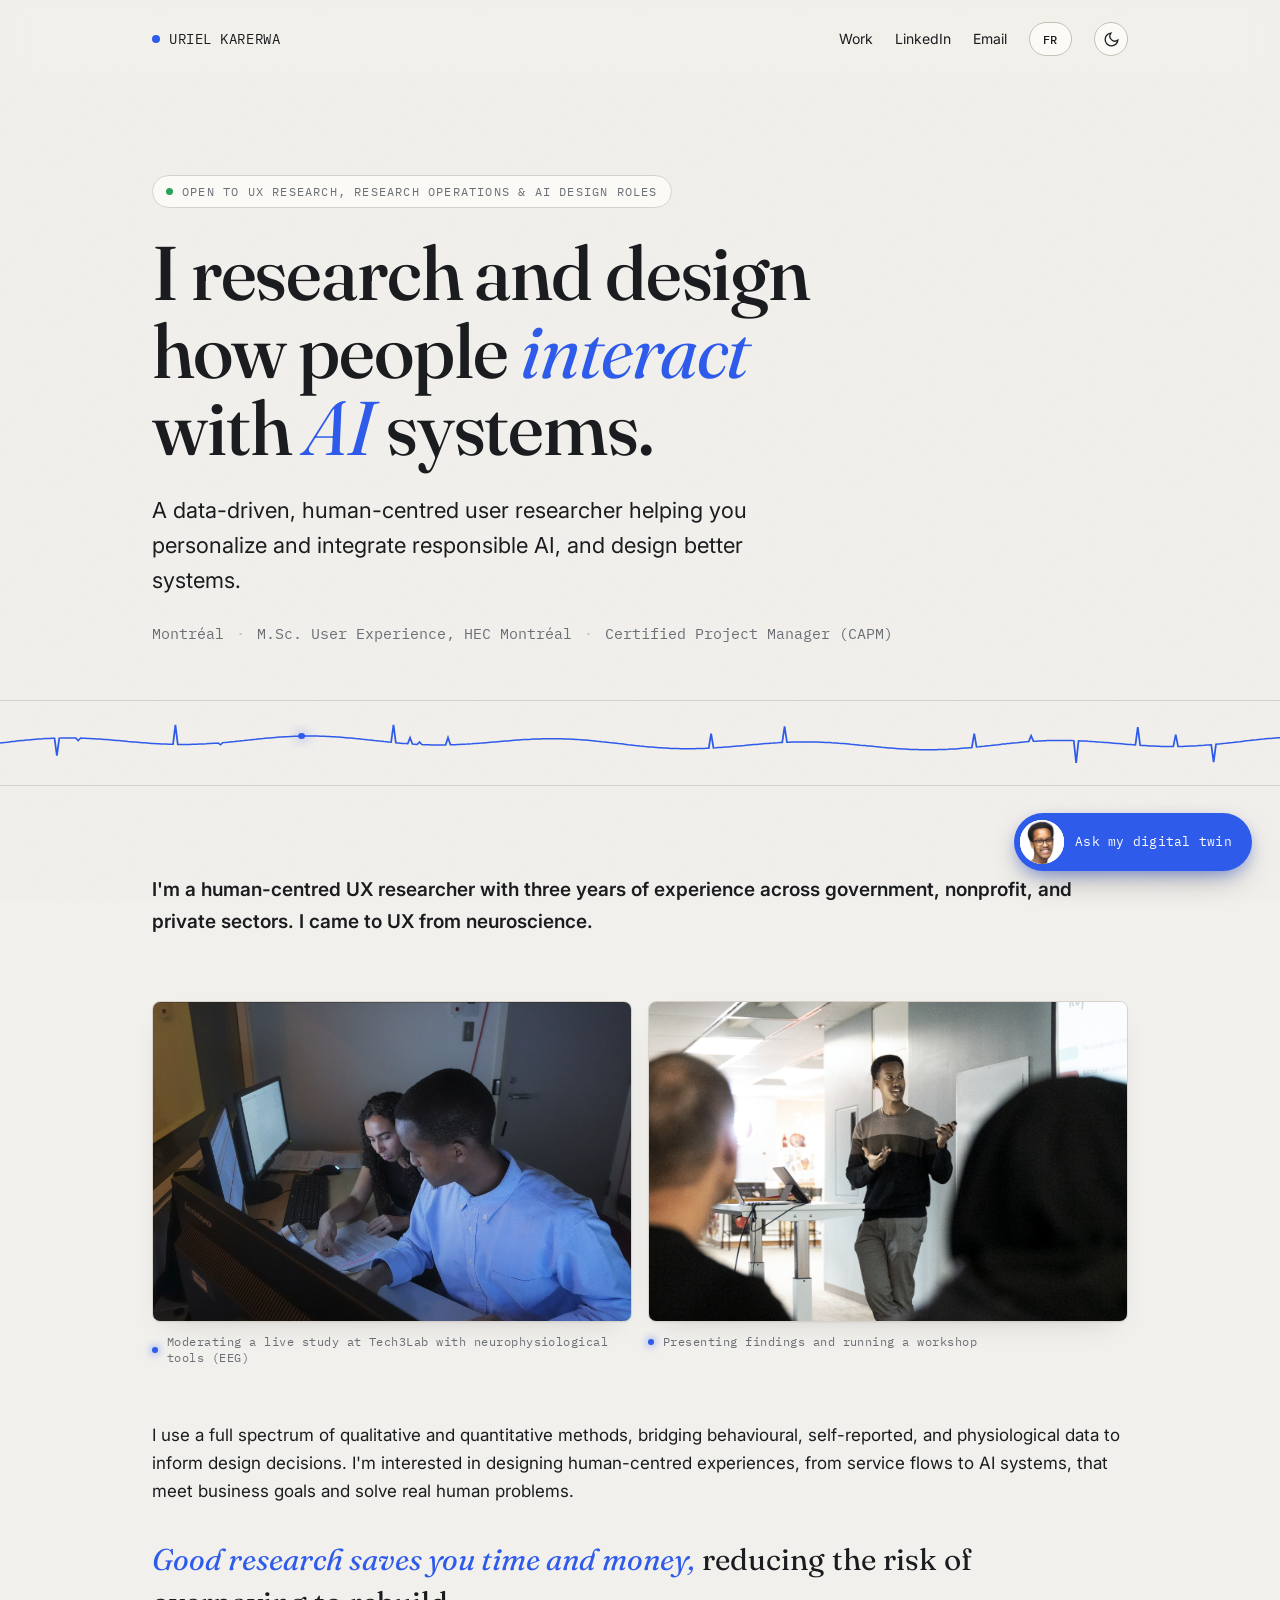
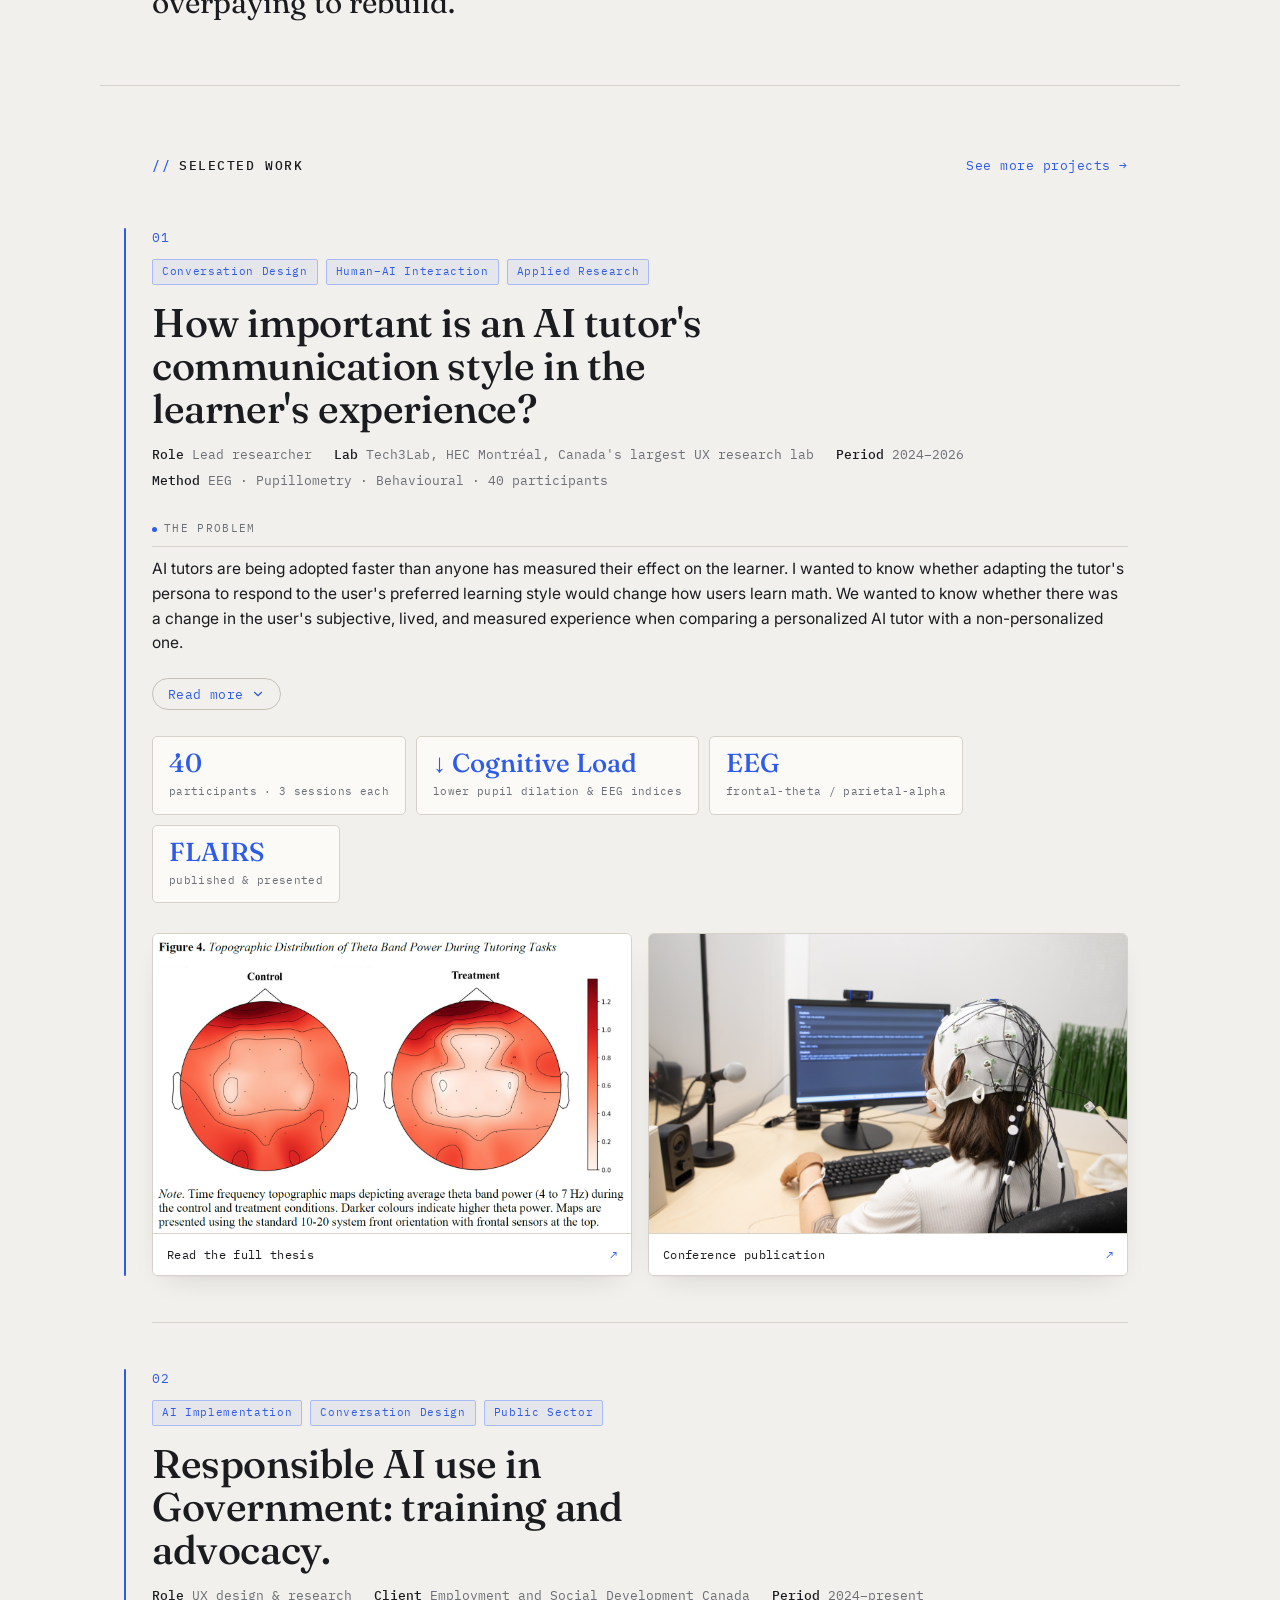
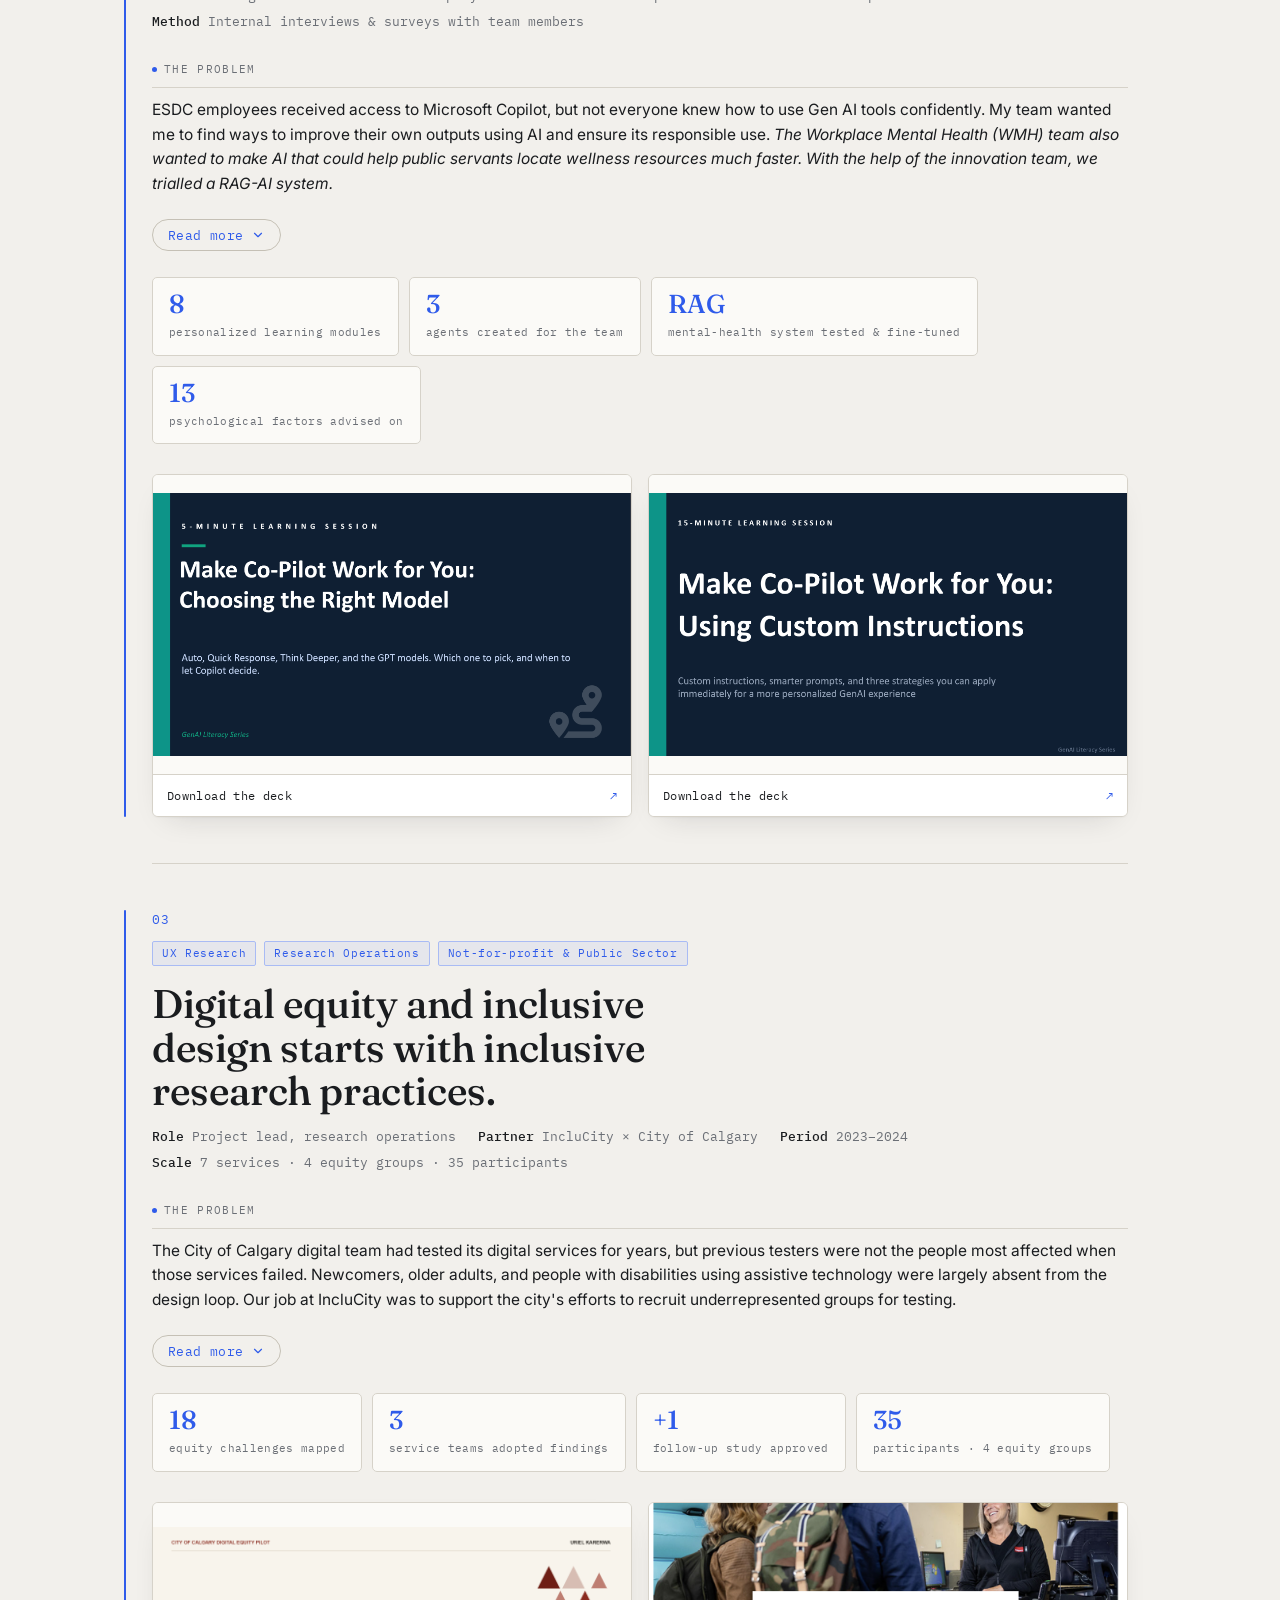
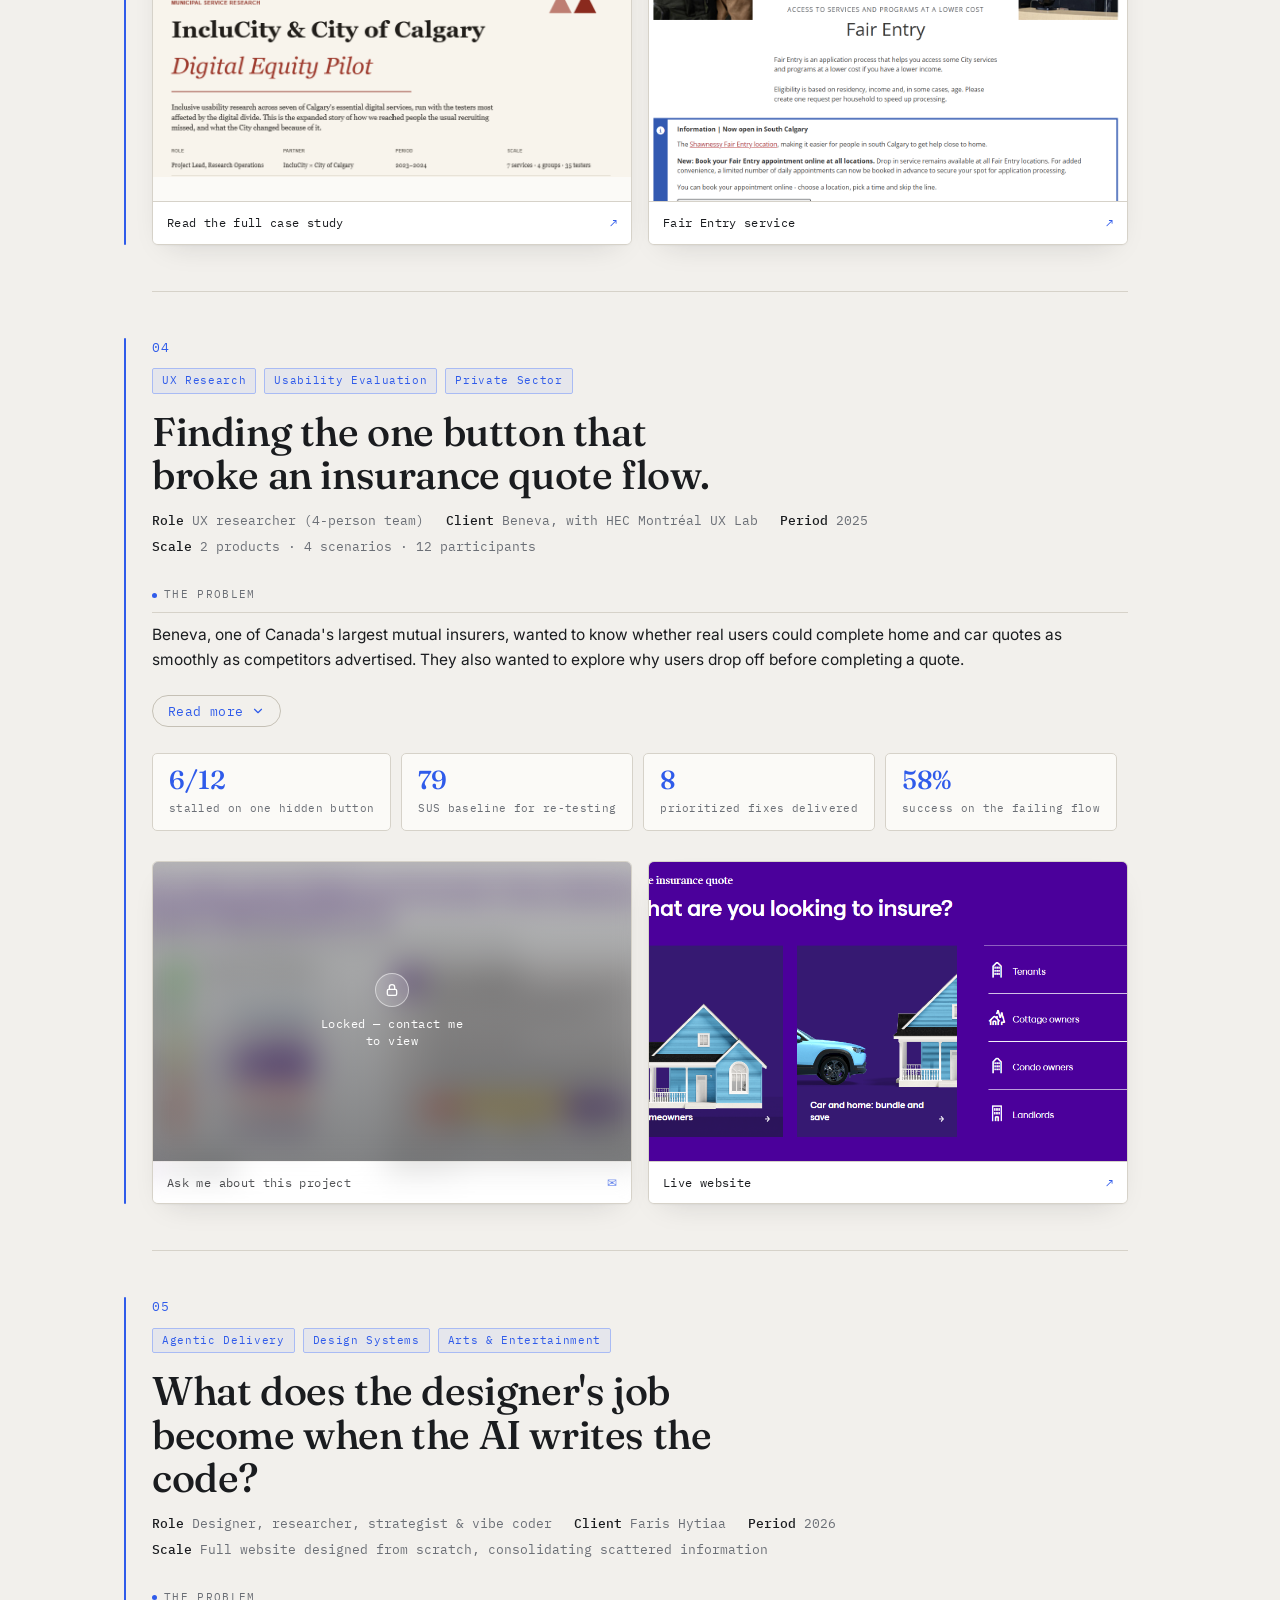
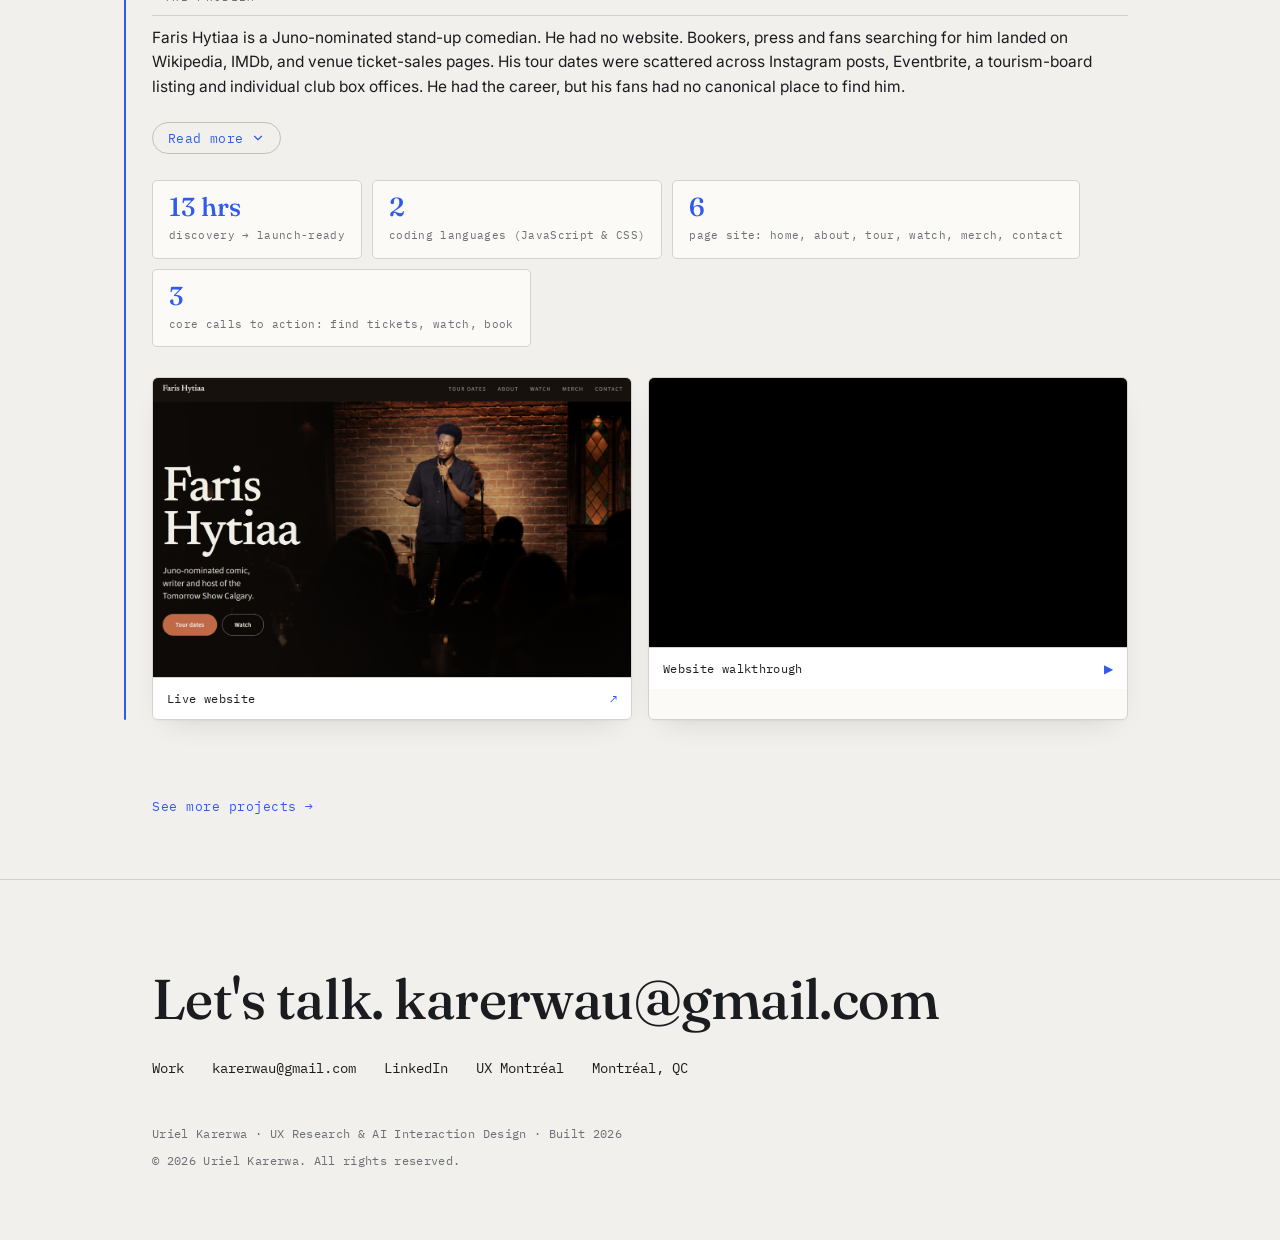
<file: index.html>
<!DOCTYPE html>
<html lang="en" data-theme="light">
<head>
<meta charset="UTF-8">
<meta name="viewport" content="width=device-width, initial-scale=1.0">
<title>Uriel Karerwa — UX Research & AI Interaction Design</title>
<meta name="description" content="Uriel Karerwa researches and designs how people interact with AI systems. UX research, neuroscience, and service design, based in Montréal.">
<meta name="theme-color" content="#F2F0EC" media="(prefers-color-scheme: light)">
<meta name="theme-color" content="#141518" media="(prefers-color-scheme: dark)">
<meta property="og:title" content="Uriel Karerwa — UX Research & AI Interaction Design">
<meta property="og:description" content="I research and design how people interact with AI systems.">
<meta property="og:type" content="website">
<meta property="og:image" content="images/favicon-192.png">
<link rel="icon" href="favicon.ico" sizes="any">
<link rel="icon" type="image/png" sizes="32x32" href="images/favicon-32.png">
<link rel="icon" type="image/png" sizes="192x192" href="images/favicon-192.png">
<link rel="apple-touch-icon" sizes="180x180" href="images/apple-touch-icon.png">
<link rel="preconnect" href="https://fonts.googleapis.com">
<link rel="preconnect" href="https://fonts.gstatic.com" crossorigin>
<link href="https://fonts.googleapis.com/css2?family=Fraunces:ital,opsz,wght@0,9..144,400;0,9..144,500;0,9..144,600;1,9..144,400;1,9..144,500&family=Inter:wght@400;500;600&family=IBM+Plex+Mono:wght@400;500&display=swap" rel="stylesheet">
<link rel="stylesheet" href="assets/css/site.css">
</head>
<body>

<a class="skip" href="#main">Skip to content</a>
<div class="progress" id="progress" aria-hidden="true"></div>

<header id="site-header">
  <div class="wrap topbar">
    <a class="name" href="#top"><span class="pulse-dot" aria-hidden="true"></span>URIEL KARERWA</a>
    <nav>
      <a href="work.html" class="ulink" data-t="nav_work">Work</a>
      <a href="https://www.linkedin.com/in/uriel-karerwa" target="_blank" rel="noopener" class="ulink">LinkedIn</a>
      <a href="mailto:karerwau@gmail.com" class="ulink" data-t="nav_email">Email</a>
      <button class="lang-toggle" id="lang-toggle" type="button" aria-label="Passer en français">FR</button>
      <button class="theme-toggle" id="theme-toggle" type="button" aria-label="Toggle dark mode" title="Toggle theme">
        <svg class="moon" viewBox="0 0 24 24" aria-hidden="true"><path d="M21 12.8A9 9 0 1 1 11.2 3a7 7 0 0 0 9.8 9.8z"/></svg>
        <svg class="sun" viewBox="0 0 24 24" aria-hidden="true"><circle cx="12" cy="12" r="4.2"/><path d="M12 2v2M12 20v2M4.9 4.9l1.4 1.4M17.7 17.7l1.4 1.4M2 12h2M20 12h2M4.9 19.1l1.4-1.4M17.7 6.3l1.4-1.4"/></svg>
      </button>
    </nav>
  </div>
</header>

<span id="top"></span>

<section class="hero wrap">
  <span class="badge" data-t="hero_badge"><span class="dot" aria-hidden="true"></span>Open to UX research, Research Operations &amp; AI design roles</span>
  <h1 data-t="hero_h1">I research and design how people <span class="accent">interact</span> with <span class="accent">AI</span> systems.</h1>
  <p class="sub" data-t="hero_sub">A data-driven, human-centred user researcher helping you personalize and integrate responsible AI, and design better systems.</p>
  <p class="meta mono" data-t="hero_meta"><span>Montréal</span><span>M.Sc. User Experience, HEC Montréal</span><span>Certified Project Manager (CAPM)</span></p>
</section>

<div class="trace-band" aria-hidden="true">
  <svg viewBox="0 0 1080 84" preserveAspectRatio="none">
    <path class="trace-path" id="trace"></path>
    <circle class="trace-pulse" id="trace-pulse" r="3" style="display:none"></circle>
  </svg>
</div>

<main id="main">
<section class="intro wrap">
  <p class="detail em" data-t="intro_em1">I'm a human-centred UX researcher with three years of experience across government, nonprofit, and private sectors. I came to UX from neuroscience.</p>
</section>

<div class="photo-band wrap reveal">
  <figure class="pb-fig">
    <span class="pb-frame">
      <span class="pb-ph"><span class="pl">IMAGE</span><span class="pn">images/uk-observation.png</span></span>
      <img src="images/uk-observation.png" alt="Uriel Karerwa and co-researcher Hajar in the observation room during a live user study" loading="lazy" onerror="this.closest('.pb-fig').classList.add('pending')">
    </span>
    <figcaption class="pb-cap" data-t="pb_cap2"><span class="pb-dot" aria-hidden="true"></span>Moderating a live study at Tech3Lab with neurophysiological tools (EEG)</figcaption>
  </figure>
  <figure class="pb-fig">
    <span class="pb-frame">
      <span class="pb-ph"><span class="pl">IMAGE</span><span class="pn">images/uk-presenting.png</span></span>
      <img src="images/uk-presenting.png" alt="Uriel Karerwa presenting UX research findings to an audience" loading="lazy" onerror="this.closest('.pb-fig').classList.add('pending')">
    </span>
    <figcaption class="pb-cap" data-t="pb_cap1"><span class="pb-dot" aria-hidden="true"></span>Presenting findings and running a workshop</figcaption>
  </figure>
</div>

<section class="intro wrap">
  <p class="detail" data-t="intro_d1">I use a full spectrum of qualitative and quantitative methods, bridging behavioural, self-reported, and physiological data to inform design decisions. I'm interested in designing human-centred experiences, from service flows to AI systems, that meet business goals and solve real human problems.</p>
  <p class="lead" data-t="intro_lead"><span class="hl">Good research saves you time and money,</span> reducing the risk of overpaying to rebuild.</p>
</section>

<div class="section-head wrap" id="work">
  <h2 data-t="sh_selected">Selected Work</h2>
  <a class="ulink see-more" href="work.html" data-t="seemore">See more projects →</a>
</div>

<div class="wrap">

  <!-- ============ CASE 01 — THESIS ============ -->
  <article class="case reveal">
    <div class="case-num">01</div>
    <div class="tags">
      <span class="tag" data-t="tag_convdesign">Conversation Design</span>
      <span class="tag" data-t="tag_humanai">Human–AI Interaction</span>
      <span class="tag" data-t="tag_applied">Applied Research</span>
    </div>
    <h3 data-t="c1_h3">How important is an AI tutor's communication style in the learner's experience?</h3>
    <div class="case-meta">
      <span data-t="c1_m1"><b>Role</b> Lead researcher</span>
      <span data-t="c1_m2"><b>Lab</b> Tech3Lab, HEC Montréal, Canada's largest UX research lab</span>
      <span data-t="c1_m3"><b>Period</b> 2024–2026</span>
      <span data-t="c1_m4"><b>Method</b> EEG · Pupillometry · Behavioural · 40 participants</span>
    </div>

    <div class="blocks">
      <div class="block">
        <div class="lbl" data-t="lbl_problem">The problem</div>
        <p data-t="c1_p1">AI tutors are being adopted faster than anyone has measured their effect on the learner. I wanted to know whether adapting the tutor's persona to respond to the user's preferred learning style would change how users learn math. We wanted to know whether there was a change in the user's subjective, lived, and measured experience when comparing a personalized AI tutor with a non-personalized one. </p>
      </div>
      <div class="block">
        <div class="lbl" data-t="lbl_did">What I did</div>
        <p data-t="c1_p2">Through prompt engineering, I built tutors that adapted their delivery to each learner: more concrete and example-driven for some, more abstract and pattern-focused for others, mapped to Felder-Silverman learner profiles and written entirely into the system prompt. That choice matters for industry: Manipulating the system prompt costs nothing. Forty participants worked through a fully user-led AI-tutored math session on Venn diagrams, logarithms, and parabolas followed by a post-tutoring quiz. We recorded interaction logs, subjective measures (using validated scales), pupillometry, and EEG.</p>
      </div>
      <div class="block">
        <div class="lbl" data-t="lbl_changed">What changed</div>
        <p data-t="c1_p3">The quiz scores did not see any change across treatment conditions; however, the physiological data did see some significant results. Pupil dilation during tutoring was significantly lower with the personalized tutor, suggesting that learners processed the same material with lower cognitive load, as corroborated by the EEG results. They also engaged more, skipping fewer quiz questions and writing out more notation while working with the AI. Although test scores (outcome measures) remained untouched, the underlying interaction experience may have been influenced by the personalization of tutoring. For anyone building EdTech: a more personalized experience can make a difference, and if you only measure outcomes, you miss most of what happens (the cognitive efficiency gains). Our work was presented and published at the Florida AI Research Society's (FLAIRS) annual Conference.</p>
      </div>
    </div>

    <div class="metrics">
      <div class="metric"><div class="v">40</div><div class="k" data-t="c1_k1">participants · 3 sessions each</div></div>
      <div class="metric"><div class="v" data-t="c1_v2">↓ Cognitive Load</div><div class="k" data-t="c1_k2">lower pupil dilation &amp; EEG indices</div></div>
      <div class="metric"><div class="v">EEG</div><div class="k" data-t="c1_k3">frontal-theta / parietal-alpha</div></div>
      <div class="metric"><div class="v">FLAIRS</div><div class="k" data-t="c1_k4">published &amp; presented</div></div>
    </div>

    <div class="media grid-2">
      <figure class="shot-fig">
        <a class="shot-link" href="https://hecmontreal.on.worldcat.org/oclc/1578112535" target="_blank" rel="noopener">
          <span class="shot-ph"><span class="pl">IMAGE</span><span class="pn">images/thesis-eeg-results.png</span></span>
          <img class="shot" src="images/thesis-eeg-results.png" alt="EEG results from the AI tutor study" loading="lazy" onerror="this.closest('.shot-fig').classList.add('pending')">
          <span class="shot-cap" data-t="cap_thesis">Read the full thesis <span class="ar">↗</span></span>
        </a>
      </figure>
      <figure class="shot-fig">
        <a class="shot-link" href="https://journals.flvc.org/FLAIRS/article/view/141860" target="_blank" rel="noopener">
          <span class="shot-ph"><span class="pl">IMAGE</span><span class="pn">images/thesis-tester-view.png</span></span>
          <img class="shot" src="images/thesis-tester-view.png" alt="The AI tutor interface as seen by study participants" loading="lazy" onerror="this.closest('.shot-fig').classList.add('pending')">
          <span class="shot-cap" data-t="cap_conf">Conference publication <span class="ar">↗</span></span>
        </a>
      </figure>
    </div>
  </article>

  <!-- ============ CASE 02 — ESDC AI ============ -->
  <article class="case reveal">
    <div class="case-num">02</div>
    <div class="tags">
      <span class="tag" data-t="tag_aiimpl">AI Implementation</span>
      <span class="tag" data-t="tag_convdesign">Conversation Design</span>
      <span class="tag" data-t="tag_public">Public Sector</span>
    </div>
    <h3 data-t="c2_h3">Responsible AI use in Government: training and advocacy.</h3>
    <div class="case-meta">
      <span data-t="c2_m1"><b>Role</b> UX design &amp; research</span>
      <span data-t="c2_m2"><b>Client</b> Employment and Social Development Canada</span>
      <span data-t="c2_m3"><b>Period</b> 2024–present</span>
      <span data-t="c2_m4"><b>Method</b> Internal interviews &amp; surveys with team members</span>
    </div>

    <div class="blocks">
      <div class="block">
        <div class="lbl" data-t="lbl_problem">The problem</div>
        <p data-t="c2_p1">ESDC employees received access to Microsoft Copilot, but not everyone knew how to use Gen AI tools confidently. My team wanted me to find ways to improve their own outputs using AI and ensure its responsible use. <em>The Workplace Mental Health (WMH) team also wanted to make AI that could help public servants locate wellness resources much faster. With the help of the innovation team, we trialled a RAG-AI system.</em></p>  </div>
      <div class="block">
        <div class="lbl" data-t="lbl_did">What I did</div>
        <p data-t="c2_p2">I fine-tuned and tested a retrieval-augmented generation (RAG) system intended for internal use to improve findability of wellness resources. I designed personalized co-pilot agents to increase productivity and wrote AI training resources and reference guides to help colleagues use the tools. I consulted on AI implementation strategy aligned with the 13 psychological factors of a healthy workplace at ESDC action group meetings.</p>
      </div>
      <div class="block">
        <div class="lbl" data-t="lbl_changed">What changed</div>
        <p data-t="c2_p3">I built a toolkit of resources and reference guides to democratize AI knowledge and provide a starting point for using agents. Examples and use cases in the toolkit were framed around real tasks. We did not proceed with the RAG-AI project due to resource constraints.</p>
      </div>
    </div>

    <div class="metrics">
      <div class="metric"><div class="v">8</div><div class="k" data-t="c2_k1">personalized learning modules</div></div>
      <div class="metric"><div class="v">3</div><div class="k" data-t="c2_k2">agents created for the team</div></div>
      <div class="metric"><div class="v">RAG</div><div class="k" data-t="c2_k3">mental-health system tested &amp; fine-tuned</div></div>
      <div class="metric"><div class="v">13</div><div class="k" data-t="c2_k4">psychological factors advised on</div></div>
    </div>

    <div class="media grid-2">
      <figure class="shot-fig">
        <a class="shot-link" href="https://docs.google.com/presentation/d/1cgMEV4WBNWvOtYo0ix8ckcS5aXyAW74B/edit?usp=sharing&ouid=105141349933021285173&rtpof=true&sd=true" target="_blank" rel="noopener">
          <span class="shot-ph"><span class="pl">IMAGE</span><span class="pn">images/esdc-ai-chosing-model.png</span></span>
          <img class="shot fit-contain" src="images/esdc-ai-chosing-model.png" alt="Guidance slide on choosing an AI model" loading="lazy" onerror="this.closest('.shot-fig').classList.add('pending')">
          <span class="shot-cap" data-t="cap_deck">Download the deck <span class="ar">↗</span></span>
        </a>
      </figure>
      <figure class="shot-fig">
        <a class="shot-link" href="https://docs.google.com/presentation/d/1GUnzGEXYaDkGnYJrs56MjqIrRhVzpQCV/edit?usp=sharing&ouid=105141349933021285173&rtpof=true&sd=true" target="_blank" rel="noopener">
          <span class="shot-ph"><span class="pl">IMAGE</span><span class="pn">images/esdc-ai-custom-instr.png</span></span>
          <img class="shot fit-contain" src="images/esdc-ai-custom-instr.png" alt="Guidance slide on writing custom AI instructions" loading="lazy" onerror="this.closest('.shot-fig').classList.add('pending')">
          <span class="shot-cap" data-t="cap_deck">Download the deck <span class="ar">↗</span></span>
        </a>
      </figure>
    </div>
  </article>

  <!-- ============ CASE 03 — CALGARY ============ -->
  <article class="case reveal">
    <div class="case-num">03</div>
    <div class="tags">
      <span class="tag" data-t="tag_uxr">UX Research</span>
      <span class="tag" data-t="tag_resops">Research Operations</span>
      <span class="tag" data-t="tag_osbl">Not-for-profit & Public Sector</span>
    </div>
    <h3 data-t="c3_h3">Digital equity and inclusive design starts with inclusive research practices.</h3>
    <div class="case-meta">
      <span data-t="c3_m1"><b>Role</b> Project lead, research operations</span>
      <span data-t="c3_m2"><b>Partner</b> IncluCity × City of Calgary</span>
      <span data-t="c3_m3"><b>Period</b> 2023–2024</span>
      <span data-t="c3_m4"><b>Scale</b> 7 services · 4 equity groups · 35 participants</span>
    </div>

    <div class="blocks">
      <div class="block">
        <div class="lbl" data-t="lbl_problem">The problem</div>
        <p data-t="c3_p1">The City of Calgary digital team had tested its digital services for years, but previous testers were not the people most affected when those services failed. Newcomers, older adults, and people with disabilities using assistive technology were largely absent from the design loop. Our job at IncluCity was to support the city's efforts to recruit underrepresented groups for testing.</p>
      </div>
      <div class="block">
        <div class="lbl" data-t="lbl_did">What I did</div>
        <p data-t="c3_p2">As the program manager, I led recruitment, project management, and volunteer coordination across roughly 20 researchers between the two teams working simultaneously on this project, with a target of four equity groups and eight participants each. Recruiting participants with disabilities was difficult: none of our 600+ existing testers met the full criteria. I put three changes in place: a referral program with incentives that opened snowball recruitment, removal of a screening rule that filtered out eligible people, and high-touch onboarding for testers who weren't answering email.</p>
      </div>
      <div class="block">
        <div class="lbl" data-t="lbl_changed">What changed</div>
        <p data-t="c3_p3">The pilot mapped 18 distinct equity challenges across seven services. Three city service teams adopted the findings (Recreation, myID, Parks), a follow-up study on people with disabilities (group 5) was approved, and mobile-plus-desktop testing for the same audience became standard.</p>
      </div>
    </div>

    <div class="metrics">
      <div class="metric"><div class="v">18</div><div class="k" data-t="c3_k1">equity challenges mapped</div></div>
      <div class="metric"><div class="v">3</div><div class="k" data-t="c3_k2">service teams adopted findings</div></div>
      <div class="metric"><div class="v">+1</div><div class="k" data-t="c3_k3">follow-up study approved</div></div>
      <div class="metric"><div class="v">35</div><div class="k" data-t="c3_k4">participants · 4 equity groups</div></div>
    </div>

    <div class="media grid-2">
      <figure class="shot-fig">
        <a class="shot-link" href="https://docs.google.com/presentation/d/1R6TLxzSqTOfp7H6spHizOsz0JSNgmmI488aMy5n-QTA/edit?usp=sharing" target="_blank" rel="noopener">
          <span class="shot-ph"><span class="pl">IMAGE</span><span class="pn">images/calgary-deck-cover.png</span></span>
          <img class="shot fit-contain" src="images/calgary-deck-cover.png" alt="Cover of the IncluCity × Calgary case study deck" loading="lazy" onerror="this.closest('.shot-fig').classList.add('pending')">
          <span class="shot-cap" data-t="cap_casestudy">Read the full case study <span class="ar">↗</span></span>
        </a>
      </figure>
      <figure class="shot-fig">
        <a class="shot-link" href="https://www.calgary.ca/social-services/low-income/fair-entry-subsidy.html" target="_blank" rel="noopener">
          <span class="shot-ph"><span class="pl">IMAGE</span><span class="pn">images/calgary-fair-entry.png</span></span>
          <img class="shot" src="images/calgary-fair-entry.png" alt="City of Calgary Fair Entry service tested in the pilot" loading="lazy" onerror="this.closest('.shot-fig').classList.add('pending')">
          <span class="shot-cap" data-t="cap_fairentry">Fair Entry service <span class="ar">↗</span></span>
        </a>
      </figure>
    </div>
  </article>

  <!-- ============ CASE 04 — BENEVA ============ -->
  <article class="case reveal">
    <div class="case-num">04</div>
    <div class="tags">
      <span class="tag" data-t="tag_uxr">UX Research</span>
      <span class="tag" data-t="tag_usability">Usability Evaluation</span>
      <span class="tag" data-t="tag_private">Private Sector</span>
    </div>
    <h3 data-t="c4_h3">Finding the one button that broke an insurance quote flow.</h3>
    <div class="case-meta">
      <span data-t="c4_m1"><b>Role</b> UX researcher (4-person team)</span>
      <span data-t="c4_m2"><b>Client</b> Beneva, with HEC Montréal UX Lab</span>
      <span data-t="c4_m3"><b>Period</b> 2025</span>
      <span data-t="c4_m4"><b>Scale</b> 2 products · 4 scenarios · 12 participants</span>
    </div>

    <div class="blocks">
      <div class="block">
        <div class="lbl" data-t="lbl_problem">The problem</div>
        <p data-t="c4_p1">Beneva, one of Canada's largest mutual insurers, wanted to know whether real users could complete home and car quotes as smoothly as competitors advertised. They also wanted to explore why users drop off before completing a quote.</p>
      </div>
      <div class="block">
        <div class="lbl" data-t="lbl_did">What I did</div>
        <p data-t="c4_p2">I was the study design and quantitative research specialist on this research team. We recruited 12 participants who had shopped for insurance in the past year. We evaluated both home and auto flows by separating them into two parts, making four task scenarios. We ran a mixed-methods observational study measuring scale items such as satisfaction and behavioural and system measures such as effectiveness and efficiency, and benchmarked these against competitors. Each section finished with a qualitative interview.</p>
      </div>
      <div class="block">
        <div class="lbl" data-t="lbl_changed">What changed</div>
        <p data-t="c4_p3">Six of twelve participants failed to complete the home-quote flow. We delivered eight prioritized fixes with severity ratings the product team could act on. I cannot openly discuss the results of this study; however, I can refer broadly to the methods and outcomes in an interview if contacted. </p>
      </div>
    </div>

    <div class="metrics">
      <div class="metric"><div class="v">6/12</div><div class="k" data-t="c4_k1">stalled on one hidden button</div></div>
      <div class="metric"><div class="v">79</div><div class="k" data-t="c4_k2">SUS baseline for re-testing</div></div>
      <div class="metric"><div class="v">8</div><div class="k" data-t="c4_k3">prioritized fixes delivered</div></div>
      <div class="metric"><div class="v">58%</div><div class="k" data-t="c4_k4">success on the failing flow</div></div>
    </div>

    <div class="media grid-2">
      <figure class="shot-fig locked">
        <a class="shot-link" href="mailto:karerwau@gmail.com?subject=Beneva%20project&body=I%27d%20like%20to%20know%20more%20about%20your%20beneva%20project">
          <span class="shot-wrap">
            <span class="shot-ph"><span class="pl">IMAGE</span><span class="pn">images/beneva-hidden-nps.png</span></span>
            <img class="shot" src="images/beneva-hidden-nps.png" alt="Confidential Beneva findings, available on request" loading="lazy" onerror="this.closest('.shot-fig').classList.add('pending')">
            <span class="lock-overlay" aria-hidden="true">
              <span class="lock-ico"><svg viewBox="0 0 24 24"><rect x="5" y="11" width="14" height="9" rx="2"/><path d="M8 11V8a4 4 0 0 1 8 0v3"/></svg></span>
              <span class="lock-t" data-t="lock_view">Locked — contact me to view</span>
            </span>
          </span>
          <span class="shot-cap" data-t="cap_ask">Ask me about this project <span class="ar">✉</span></span>
        </a>
      </figure>
      <figure class="shot-fig">
        <a class="shot-link" href="https://www.beneva.ca/en/home-insurance" target="_blank" rel="noopener">
          <span class="shot-ph"><span class="pl">IMAGE</span><span class="pn">images/beneva-website.png</span></span>
          <img class="shot" src="images/beneva-website.png" alt="Beneva home insurance live website" loading="lazy" onerror="this.closest('.shot-fig').classList.add('pending')">
          <span class="shot-cap" data-t="cap_live">Live website <span class="ar">↗</span></span>
        </a>
      </figure>
    </div>
  </article>

  <!-- ============ CASE 05 — FARIS HYTIAA ============ -->
  <article class="case reveal">
    <div class="case-num">05</div>
    <div class="tags">
      <span class="tag" data-t="tag_agentic">Agentic Delivery</span>
      <span class="tag" data-t="tag_designsys">Design Systems</span>
      <span class="tag" data-t="tag_arts">Arts &amp; Entertainment</span>
    </div>
    <h3 data-t="c5_h3">What does the designer's job become when the AI writes the code?</h3>
    <div class="case-meta">
      <span data-t="c5_m1"><b>Role</b> Designer, researcher, strategist &amp; vibe coder</span>
      <span data-t="c5_m2"><b>Client</b> Faris Hytiaa</span>
      <span data-t="c5_m3"><b>Period</b> 2026</span>
      <span data-t="c5_m4"><b>Scale</b> Full website designed from scratch, consolidating scattered information</span>
    </div>

    <div class="blocks">
      <div class="block">
        <div class="lbl" data-t="lbl_problem">The problem</div>
        <p data-t="c5_p1">Faris Hytiaa is a Juno-nominated stand-up comedian. He had no website. Bookers, press and fans searching for him landed on Wikipedia, IMDb, and venue ticket-sales pages. His tour dates were scattered across Instagram posts, Eventbrite, a tourism-board listing and individual club box offices. He had the career, but his fans had no canonical place to find him.</p>
      </div>
      <div class="block">
        <div class="lbl" data-t="lbl_did">What I did</div>
        <p data-t="c5_p2">I ran a full discovery-to-launch sprint in 13 hours, acting as researcher and designer while Claude Code wrote the implementation. First I had Claude help me pull together a comprehensive research dossier: every credit, festival, award, venue and press mention in the public record, sorted into confidence tiers. I had a second agent verify the information, then verified it myself. I put together a design guide (colour palette, type, site structure) built on that research; for example, the site carries his heritage through colour and light rather than flags. Then I gathered the images the site needed and optimized the code for SEO and GEO. My job was to focus on the high-level strategy and verification while Claude built.</p>
      </div>
      <div class="block">
        <div class="lbl" data-t="lbl_changed">What changed</div>
        <p data-t="c5_p3">An agent will confidently produce a plausible tour date if you let it, which is why I focused on verifying every iteration. He now has one canonical source for his dates, structured event data so those dates surface directly in search, and a documented handoff for updating it without me. Since launch, Faris has signed with a talent-management label that bought the site and the domain from me. They kept my research but restyled his site to match their brand and sit alongside the other comedians they manage.</p>
      </div>
    </div>

    <div class="metrics">
      <div class="metric"><div class="v">13 hrs</div><div class="k" data-t="c5_k1">discovery → launch-ready</div></div>
      <div class="metric"><div class="v">2</div><div class="k" data-t="c5_k2">coding languages (JavaScript &amp; CSS)</div></div>
      <div class="metric"><div class="v">6</div><div class="k" data-t="c5_k3">page site: home, about, tour, watch, merch, contact</div></div>
      <div class="metric"><div class="v">3</div><div class="k" data-t="c5_k4">core calls to action: find tickets, watch, book</div></div>
    </div>

    <div class="media grid-2">
      <figure class="shot-fig">
        <a class="shot-link" href="https://faris.urielk.ca" target="_blank" rel="noopener">
          <span class="shot-ph"><span class="pl">IMAGE</span><span class="pn">images/faris-home.png</span></span>
          <img class="shot" src="images/faris-home.png" alt="Faris Hytiaa website homepage" loading="lazy" onerror="this.closest('.shot-fig').classList.add('pending')">
          <span class="shot-cap" data-t="cap_live">Live website <span class="ar">↗</span></span>
        </a>
      </figure>
      <figure class="shot-fig video-fig" id="faris-video">
        <div class="video-embed">
          <iframe src="https://www.youtube.com/embed/3PMkwqQAsu8" title="Faris Hytiaa website walkthrough" loading="lazy" allow="accelerometer; clipboard-write; encrypted-media; gyroscope; picture-in-picture; web-share" referrerpolicy="strict-origin-when-cross-origin" allowfullscreen></iframe>
        </div>
        <span class="shot-cap" data-t="cap_walkthrough">Website walkthrough <span class="ar">▶</span></span>
      </figure>
    </div>
  </article>

  <div class="seemore-row">
    <a class="ulink see-more" href="work.html" data-t="seemore">See more projects →</a>
  </div>

</div>
</main>

<footer>
  <div class="wrap">
    <div class="big" data-t="foot_big">Let's talk. <a href="mailto:karerwau@gmail.com">karerwau@gmail.com</a></div>
    <div class="frow">
      <a href="work.html" class="ulink" data-t="nav_work">Work</a>
      <a href="mailto:karerwau@gmail.com" class="ulink">karerwau@gmail.com</a>
      <a href="https://www.linkedin.com/in/uriel-karerwa" target="_blank" rel="noopener" class="ulink">LinkedIn</a>
      <a href="https://uxmontreal.com" target="_blank" rel="noopener" class="ulink">UX Montréal</a>
      <span>Montréal, QC</span>
    </div>
    <div class="colophon" data-t="foot_colophon">Uriel Karerwa · UX Research &amp; AI Interaction Design · Built 2026</div>
    <div class="copyright" data-t="foot_copy">© 2026 Uriel Karerwa. All rights reserved.</div>
  </div>
</footer>

<script src="assets/js/site.js"></script>
<script src="assets/js/twin.js"></script>
</body>
</html>
</file>
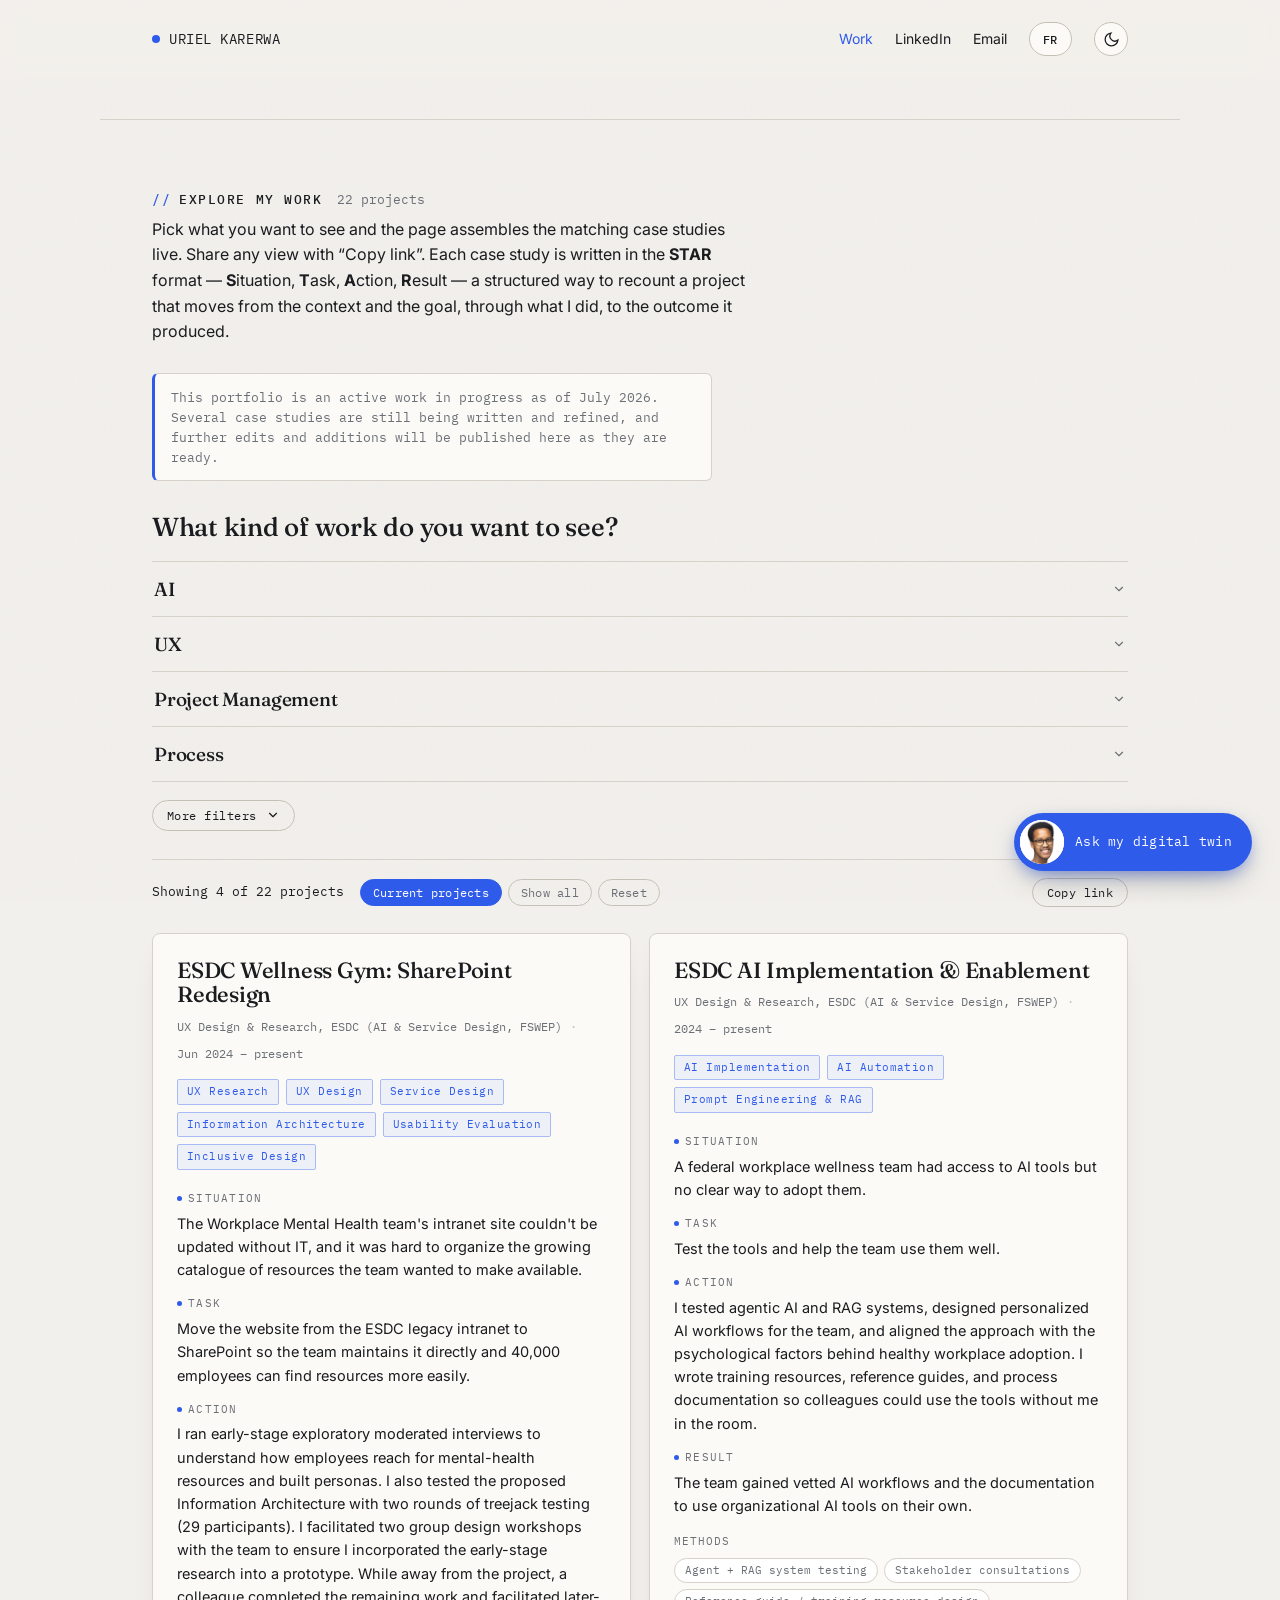
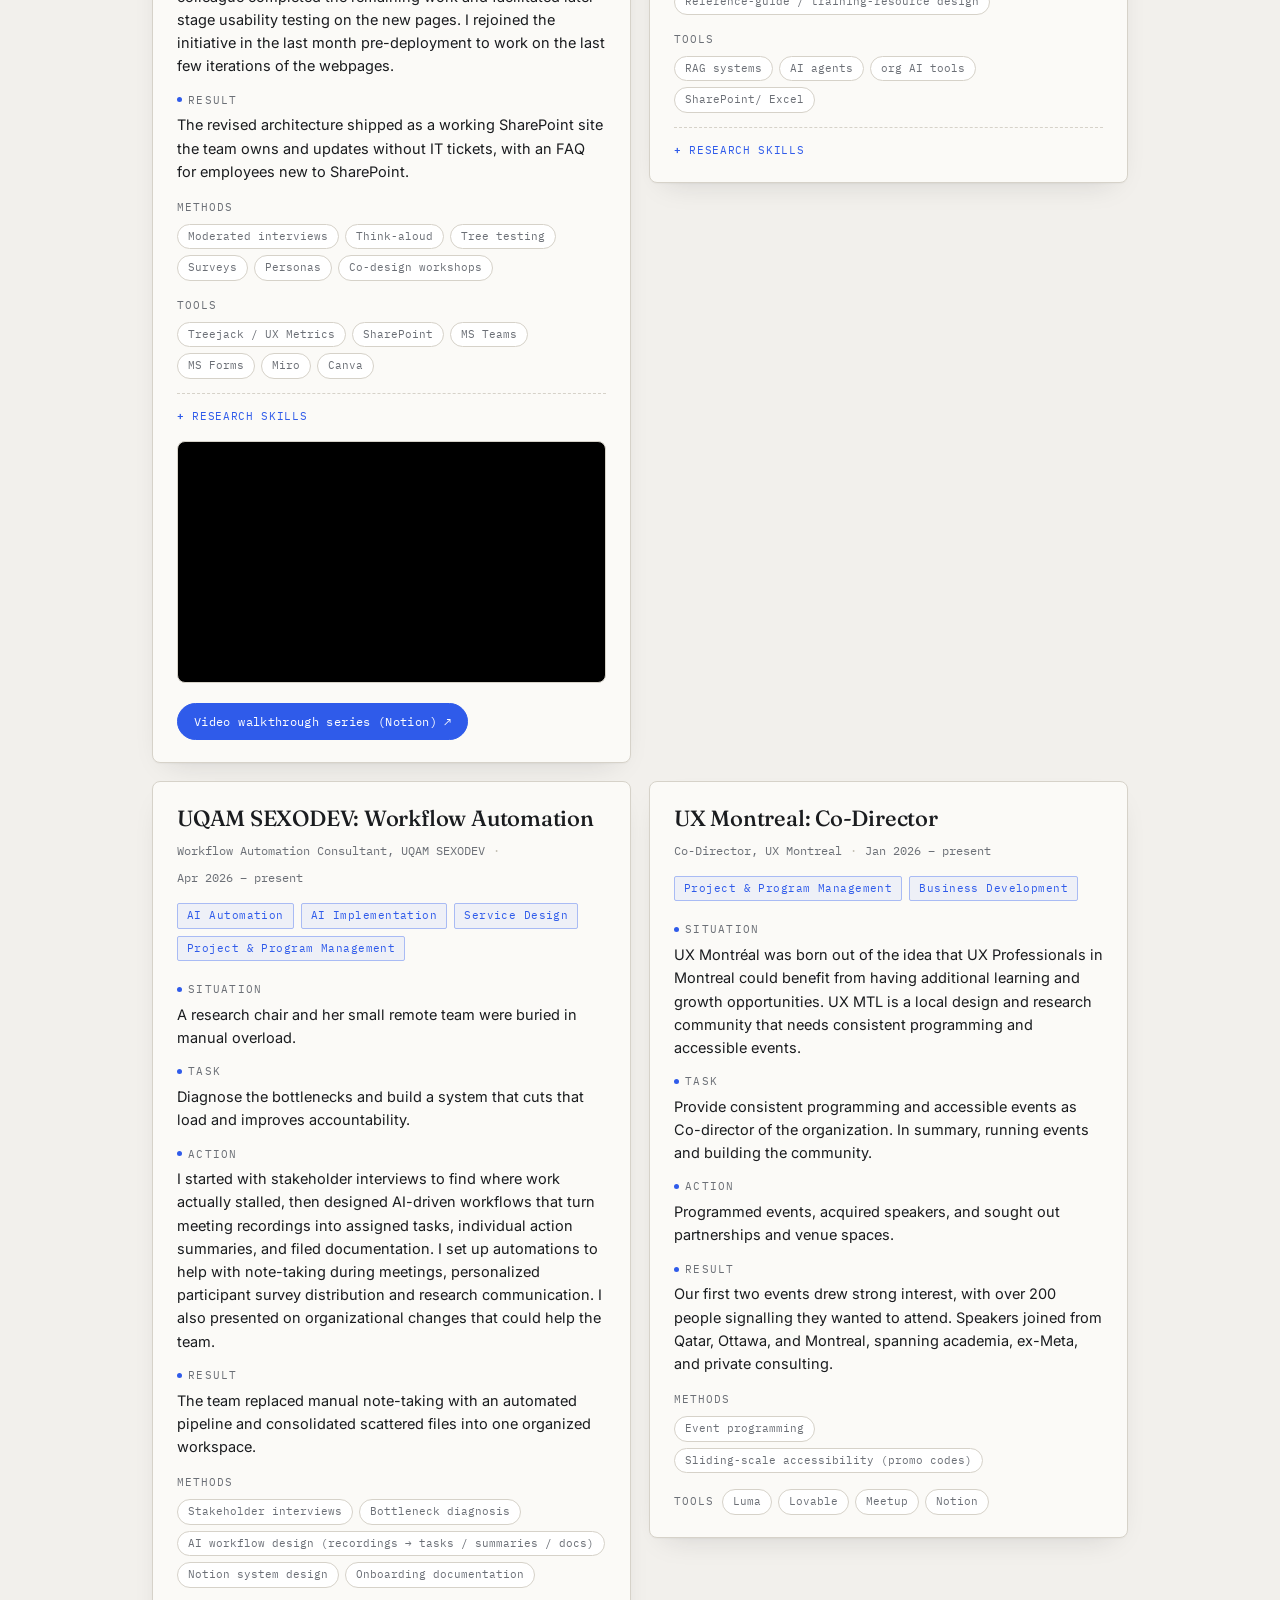
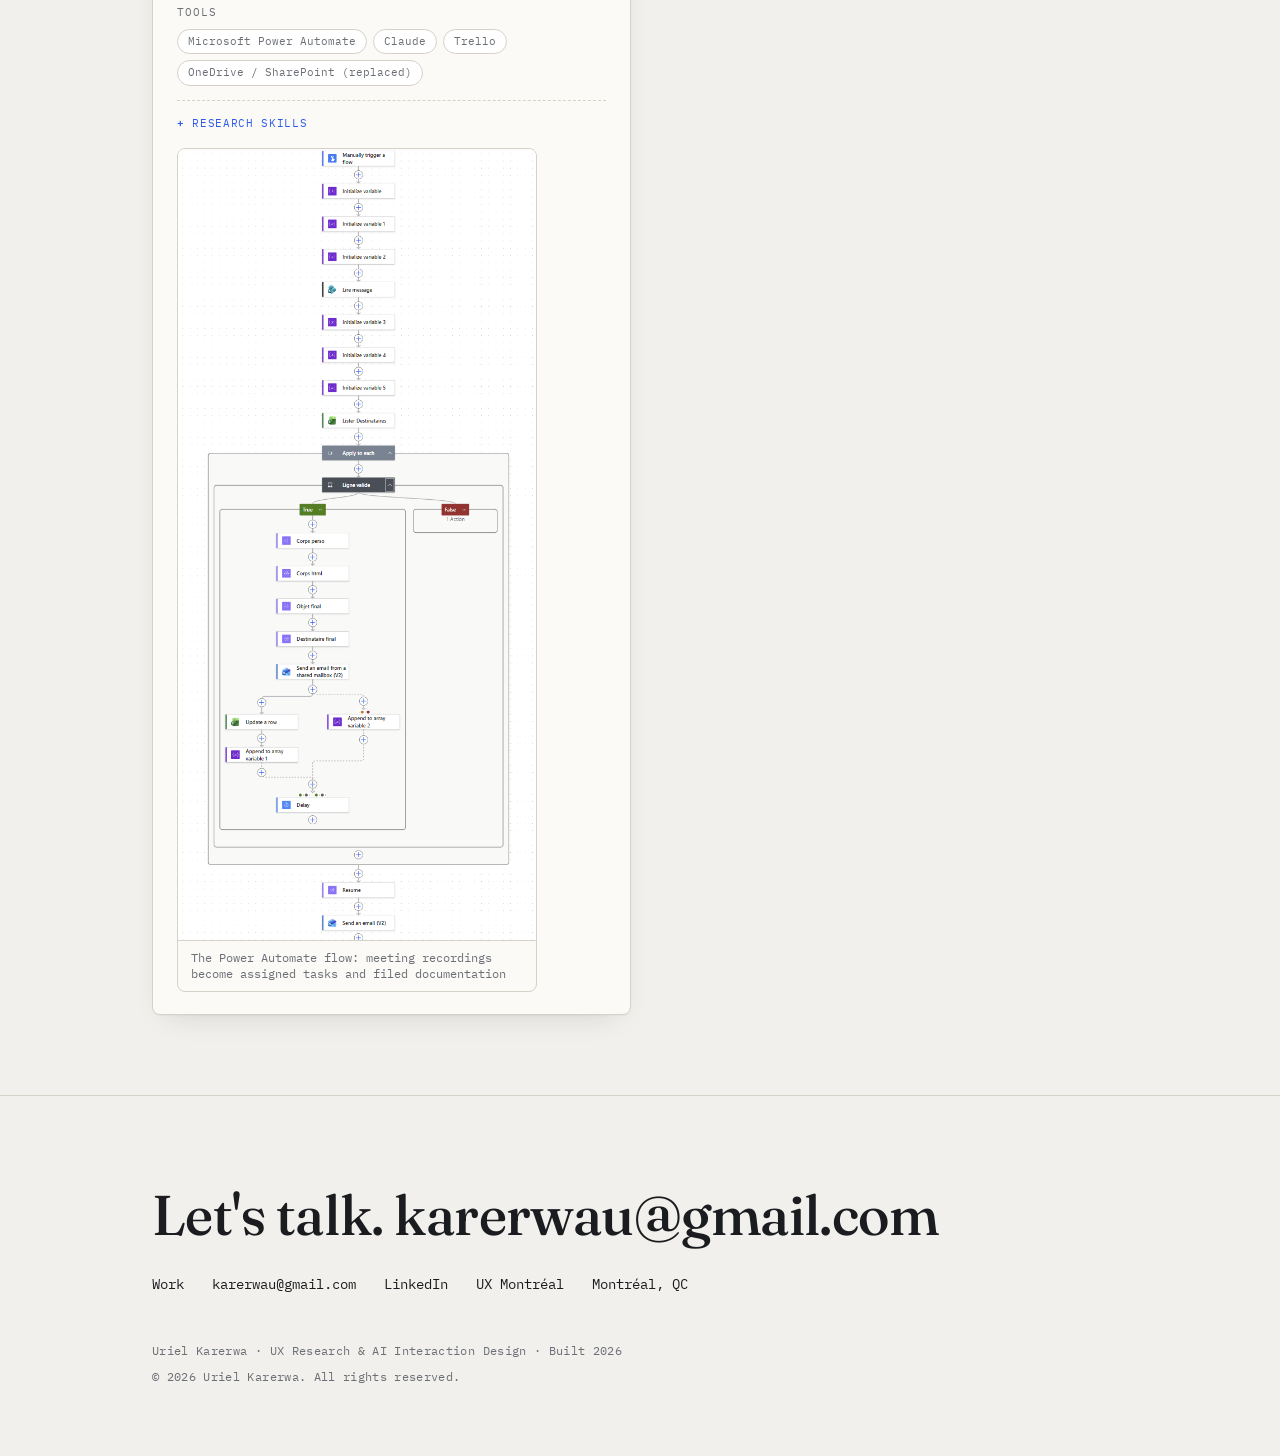
<file: work.html>
<!DOCTYPE html>
<html lang="en" data-theme="light">
<head>
<meta charset="UTF-8">
<meta name="viewport" content="width=device-width, initial-scale=1.0">
<title>Work — Uriel Karerwa</title>
<meta name="description" content="Filter Uriel Karerwa's case studies by work type, industry, sector, and client.">
<meta name="theme-color" content="#F2F0EC" media="(prefers-color-scheme: light)">
<meta name="theme-color" content="#141518" media="(prefers-color-scheme: dark)">
<meta property="og:title" content="Work — Uriel Karerwa">
<meta property="og:description" content="Filter my case studies by work type, industry, sector, and client.">
<meta property="og:type" content="website">
<meta property="og:image" content="images/favicon-192.png">
<link rel="icon" href="favicon.ico" sizes="any">
<link rel="icon" type="image/png" sizes="32x32" href="images/favicon-32.png">
<link rel="icon" type="image/png" sizes="192x192" href="images/favicon-192.png">
<link rel="apple-touch-icon" sizes="180x180" href="images/apple-touch-icon.png">
<link rel="preconnect" href="https://fonts.googleapis.com">
<link rel="preconnect" href="https://fonts.gstatic.com" crossorigin>
<link href="https://fonts.googleapis.com/css2?family=Fraunces:ital,opsz,wght@0,9..144,400;0,9..144,500;0,9..144,600;1,9..144,400;1,9..144,500&family=Inter:wght@400;500;600&family=IBM+Plex+Mono:wght@400;500&display=swap" rel="stylesheet">
<link rel="stylesheet" href="assets/css/site.css">
</head>
<body>

<a class="skip" href="#main">Skip to content</a>
<div class="progress" id="progress" aria-hidden="true"></div>

<header id="site-header">
  <div class="wrap topbar">
    <a class="name" href="index.html"><span class="pulse-dot" aria-hidden="true"></span>URIEL KARERWA</a>
    <nav>
      <a href="work.html" class="ulink active" aria-current="page" data-t="nav_work">Work</a>
      <a href="https://www.linkedin.com/in/uriel-karerwa" target="_blank" rel="noopener" class="ulink">LinkedIn</a>
      <a href="mailto:karerwau@gmail.com" class="ulink" data-t="nav_email">Email</a>
      <button class="lang-toggle" id="lang-toggle" type="button" aria-label="Passer en français">FR</button>
      <button class="theme-toggle" id="theme-toggle" type="button" aria-label="Toggle dark mode" title="Toggle theme">
        <svg class="moon" viewBox="0 0 24 24" aria-hidden="true"><path d="M21 12.8A9 9 0 1 1 11.2 3a7 7 0 0 0 9.8 9.8z"/></svg>
        <svg class="sun" viewBox="0 0 24 24" aria-hidden="true"><circle cx="12" cy="12" r="4.2"/><path d="M12 2v2M12 20v2M4.9 4.9l1.4 1.4M17.7 17.7l1.4 1.4M2 12h2M20 12h2M4.9 19.1l1.4-1.4M17.7 6.3l1.4-1.4"/></svg>
      </button>
    </nav>
  </div>
</header>

<span id="top"></span>

<main id="main">

<div class="section-head wrap" id="explore">
  <h2 id="pf-title" data-t="pf_title">Explore my work</h2>
  <span class="count" id="pf-section-count"></span>
</div>

<section class="pf-work wrap" aria-labelledby="pf-title">
  <p class="pf-intro" data-t="pf_intro">Pick what you want to see and the page assembles the matching case studies live. Share any view with “Copy link”. Each case study is written in the <strong>STAR</strong> format — <strong>S</strong>ituation, <strong>T</strong>ask, <strong>A</strong>ction, <strong>R</strong>esult — a structured way to recount a project that moves from the context and the goal, through what I did, to the outcome it produced.</p>

  <p class="pf-note" data-t="pf_note">This portfolio is an active work in progress as of July 2026. Several case studies are still being written and refined, and further edits and additions will be published here as they are ready.</p>

  <p class="pf-prompt">What kind of work do you want to see?</p>
  <div class="pf-primary" id="pf-primary"></div>

  <div class="pf-more">
    <button type="button" class="pf-more-toggle" id="pf-more-toggle" aria-expanded="false" aria-controls="pf-secondary">
      <span class="pf-more-label">More filters</span>
      <span class="pf-badge" id="pf-more-badge" aria-label="active filters in this panel" hidden>0</span>
      <span class="pf-chevron" aria-hidden="true"><svg viewBox="0 0 24 24"><path d="M6 9l6 6 6-6"/></svg></span>
    </button>
    <div class="pf-secondary" id="pf-secondary" hidden></div>
  </div>

  <div class="pf-resulthead">
    <p class="pf-count" id="pf-count" aria-live="polite"></p>
    <div class="pf-views" id="pf-views" role="group" aria-label="Quick views">
      <button type="button" class="pf-view" id="pf-view-current">Current projects</button>
      <button type="button" class="pf-view" id="pf-view-all">Show all</button>
      <button type="button" class="pf-view pf-view-reset" id="pf-view-reset">Reset</button>
    </div>
    <div class="pf-active" id="pf-active" aria-label="Active filters"></div>
    <button type="button" class="pf-ctl" id="pf-clear" hidden>Clear all</button>
    <button type="button" class="pf-ctl pf-copy" id="pf-copy">Copy link</button>
  </div>

  <div class="pf-results" id="pf-results" aria-live="polite"></div>
</section>

</main>

<footer>
  <div class="wrap">
    <div class="big" data-t="foot_big">Let's talk. <a href="mailto:karerwau@gmail.com">karerwau@gmail.com</a></div>
    <div class="frow">
      <a href="work.html" class="ulink" data-t="nav_work">Work</a>
      <a href="mailto:karerwau@gmail.com" class="ulink">karerwau@gmail.com</a>
      <a href="https://www.linkedin.com/in/uriel-karerwa" target="_blank" rel="noopener" class="ulink">LinkedIn</a>
      <a href="https://uxmontreal.com" target="_blank" rel="noopener" class="ulink">UX Montréal</a>
      <span>Montréal, QC</span>
    </div>
    <div class="colophon" data-t="foot_colophon">Uriel Karerwa · UX Research &amp; AI Interaction Design · Built 2026</div>
    <div class="copyright" data-t="foot_copy">© 2026 Uriel Karerwa. All rights reserved.</div>
  </div>
</footer>

<script src="assets/js/site.js"></script>
<script src="assets/js/work-i18n.js"></script>
<script src="assets/js/portfolio.js"></script>
<script src="assets/js/twin.js"></script>
</body>
</html>
</file>
<file: assets/css/site.css>
:root{
    --bg:#F2F0EC;
    --ink:#1A1C1F;
    --muted:#6B6F76;
    --line:#D6D2C9;
    --line-strong:#C5C0B5;
    --signal:#2F5BEA;
    --signal-dim:#A9BBF4;
    --signal-soft:rgba(47,91,234,.06);
    --surface:#FBFAF7;
    --surface-2:#FFFFFF;
    --shadow:0 1px 2px rgba(26,28,31,.04), 0 12px 30px -16px rgba(26,28,31,.18);
    --shadow-lift:0 2px 4px rgba(26,28,31,.05), 0 22px 48px -20px rgba(47,91,234,.30);
    --grain:.035;
    --maxw:1080px;
    --ease:cubic-bezier(.22,.61,.36,1);
  }
  html[data-theme="dark"]{
    --bg:#131417;
    --ink:#ECEAE4;
    --muted:#9DA1A9;
    --line:#2B2D32;
    --line-strong:#3A3D43;
    --signal:#7C93FF;
    --signal-dim:#3C4A86;
    --signal-soft:rgba(124,147,255,.08);
    --surface:#1A1C20;
    --surface-2:#212328;
    --shadow:0 1px 2px rgba(0,0,0,.4), 0 14px 34px -18px rgba(0,0,0,.7);
    --shadow-lift:0 2px 4px rgba(0,0,0,.5), 0 24px 52px -20px rgba(124,147,255,.30);
    --grain:.05;
  }
  *{box-sizing:border-box;margin:0;padding:0}
  html{scroll-behavior:smooth}
  body{
    background:var(--bg);
    color:var(--ink);
    font-family:"Inter",system-ui,sans-serif;
    font-size:17px;
    line-height:1.6;
    -webkit-font-smoothing:antialiased;
    overflow-x:hidden;
    transition:background .5s var(--ease), color .5s var(--ease);
  }
  /* fine grain texture for depth */
  body::before{
    content:"";position:fixed;inset:0;z-index:0;pointer-events:none;
    opacity:var(--grain);
    background-image:url("data:image/svg+xml,%3Csvg xmlns='http://www.w3.org/2000/svg' width='160' height='160'%3E%3Cfilter id='n'%3E%3CfeTurbulence type='fractalNoise' baseFrequency='0.9' numOctaves='2' stitchTiles='stitch'/%3E%3C/filter%3E%3Crect width='100%25' height='100%25' filter='url(%23n)'/%3E%3C/svg%3E");
    transition:opacity .5s var(--ease);
  }
  .wrap{max-width:var(--maxw);margin:0 auto;padding:0 clamp(24px,5vw,52px);position:relative;z-index:1}
  a{color:var(--signal);text-decoration:none}
  a:hover{text-decoration:underline}
  :focus-visible{outline:2px solid var(--signal);outline-offset:3px;border-radius:2px}

  /* skip link */
  .skip{
    position:absolute;left:-9999px;top:8px;z-index:60;
    background:var(--signal);color:#fff;padding:8px 14px;border-radius:4px;
    font-family:"IBM Plex Mono",monospace;font-size:13px
  }
  .skip:focus{left:16px}

  /* scroll progress — a signal line */
  .progress{
    position:fixed;top:0;left:0;height:2px;width:100%;z-index:50;
    transform:scaleX(0);transform-origin:0 50%;
    background:linear-gradient(90deg,var(--signal),var(--signal-dim));
    box-shadow:0 0 10px var(--signal-dim)
  }

  /* utility / mono labels */
  .mono{font-family:"IBM Plex Mono",monospace;font-weight:400}
  .eyebrow{
    font-family:"IBM Plex Mono",monospace;
    font-size:12px;letter-spacing:.14em;text-transform:uppercase;
    color:var(--muted);
  }
  /* animated underline links */
  .ulink{position:relative}
  .ulink:hover{text-decoration:none}
  .ulink::after{
    content:"";position:absolute;left:0;right:0;bottom:-2px;height:1px;
    background:currentColor;transform:scaleX(0);transform-origin:0 50%;
    transition:transform .35s var(--ease)
  }
  .ulink:hover::after,.ulink:focus-visible::after{transform:scaleX(1)}

  /* ---------- header ---------- */
  header{
    position:sticky;top:0;z-index:40;padding:22px 0;
    background:color-mix(in srgb, var(--bg) 78%, transparent);
    backdrop-filter:saturate(140%) blur(10px);
    -webkit-backdrop-filter:saturate(140%) blur(10px);
    border-bottom:1px solid transparent;
    transition:padding .35s var(--ease), border-color .35s var(--ease), background .5s var(--ease);
  }
  header.scrolled{padding:13px 0;border-bottom-color:var(--line)}
  .topbar{display:flex;justify-content:space-between;align-items:center;gap:16px}
  .topbar .name{
    font-family:"IBM Plex Mono",monospace;font-size:14px;letter-spacing:.04em;
    display:inline-flex;align-items:center;gap:9px;color:var(--ink)
  }
  .topbar .name:hover{text-decoration:none}
  .pulse-dot{
    width:8px;height:8px;border-radius:50%;background:var(--signal);
    box-shadow:0 0 0 0 var(--signal-dim);animation:pulse 2.6s var(--ease) infinite
  }
  @keyframes pulse{
    0%{box-shadow:0 0 0 0 color-mix(in srgb,var(--signal) 55%, transparent)}
    70%{box-shadow:0 0 0 9px transparent}
    100%{box-shadow:0 0 0 0 transparent}
  }
  .topbar nav{display:flex;align-items:center;gap:22px}
  .topbar nav a{color:var(--ink);font-size:14px}
  .topbar nav a.active{color:var(--signal)}
  .theme-toggle{
    appearance:none;border:1px solid var(--line-strong);background:var(--surface);
    color:var(--ink);width:34px;height:34px;border-radius:50%;cursor:pointer;
    display:inline-flex;align-items:center;justify-content:center;
    transition:transform .4s var(--ease), border-color .3s var(--ease), background .3s var(--ease)
  }
  .theme-toggle:hover{transform:rotate(18deg) scale(1.06);border-color:var(--signal)}
  .theme-toggle svg{width:17px;height:17px;stroke:var(--ink);fill:none;stroke-width:1.8;stroke-linecap:round}
  .theme-toggle .sun{display:none}
  html[data-theme="dark"] .theme-toggle .sun{display:block}
  html[data-theme="dark"] .theme-toggle .moon{display:none}
  .lang-toggle{
    appearance:none;border:1px solid var(--line-strong);background:var(--surface);
    color:var(--ink);height:34px;padding:0 13px;border-radius:100px;cursor:pointer;
    font-family:"IBM Plex Mono",monospace;font-size:12px;font-weight:500;letter-spacing:.06em;
    display:inline-flex;align-items:center;justify-content:center;
    transition:border-color .3s var(--ease), color .3s var(--ease), background .3s var(--ease)
  }
  .lang-toggle:hover{border-color:var(--signal);color:var(--signal)}

  /* ---------- hero ---------- */
  .hero{padding-top:96px}
  .hero .badge{
    display:inline-flex;align-items:center;gap:9px;margin-bottom:26px;
    font-family:"IBM Plex Mono",monospace;font-size:12px;letter-spacing:.1em;
    text-transform:uppercase;color:var(--muted);
    border:1px solid var(--line);background:var(--surface);
    padding:6px 13px;border-radius:100px
  }
  .hero .badge .dot{width:7px;height:7px;border-radius:50%;background:#27a35a;box-shadow:0 0 0 0 rgba(39,163,90,.5);animation:pulse 2.6s var(--ease) infinite}
  .hero h1{
    font-family:"Fraunces",serif;
    font-weight:500;
    font-size:clamp(38px,6.2vw,76px);
    line-height:1.02;
    letter-spacing:-.015em;
    max-width:15ch;
  }
  .hero h1 .accent{font-style:italic;font-weight:400;color:var(--signal);position:relative;white-space:nowrap}
  .hero .sub{
    margin-top:26px;
    font-size:clamp(18px,2.2vw,22px);
    max-width:46ch;
    color:var(--ink);
  }
  .hero .meta{margin-top:24px;color:var(--muted);font-size:15px;display:flex;flex-wrap:wrap;gap:8px 0;align-items:center}
  .hero .meta span:not(:last-child)::after{content:"·";margin:0 12px;color:var(--line-strong)}
  .trace-band{width:100%;margin:54px 0 0;border-top:1px solid var(--line);border-bottom:1px solid var(--line);position:relative;overflow:hidden}
  .trace-band svg{display:block;width:100%;height:84px}
  .trace-path{fill:none;stroke:var(--signal);stroke-width:1.5}
  .trace-pulse{fill:var(--signal);filter:drop-shadow(0 0 6px var(--signal))}

  /* ---------- intro ---------- */
  .intro{padding-top:64px;padding-bottom:20px}
  /* the section right after the image band hugs the captions instead of a full gap */
  .photo-band + .intro{padding-top:26px}
  .intro p.lead{font-size:clamp(22px,2.6vw,30px);line-height:1.42;font-family:"Fraunces",serif;font-weight:400}
  /* breathing room between the methods paragraph and the pull quote */
  .intro .detail + p.lead{margin-top:34px}
  .intro p.lead .hl{color:var(--signal);font-style:italic}
  .intro .detail{font-family:"Inter",sans-serif;font-size:17px;margin-top:24px;color:var(--ink);line-height:1.65}
  .intro .detail.em{font-weight:600;font-size:19px;color:var(--ink)}

  /* ---------- photo band ---------- */
  .photo-band{margin:44px auto 4px;display:grid;gap:16px;grid-template-columns:1fr}
  /* two equal columns filling the content width, so the pair aligns with the
     full-width top-section text; each image is centre-cropped square */
  @media(min-width:720px){.photo-band{grid-template-columns:1fr 1fr}}
  .pb-fig{margin:0;display:flex;flex-direction:column}
  /* the framed image: keeps the existing border, radius and hover treatment */
  .pb-frame{
    position:relative;display:block;overflow:hidden;
    border:1px solid var(--line);border-radius:8px;background:var(--surface);box-shadow:var(--shadow);
    transition:transform .35s var(--ease), box-shadow .35s var(--ease), border-color .35s var(--ease)
  }
  .pb-fig:hover .pb-frame{transform:translateY(-3px);box-shadow:var(--shadow-lift);border-color:var(--signal-dim)}
  .pb-frame img{width:100%;aspect-ratio:3 / 2;display:block;object-fit:cover;object-position:center;transition:transform .7s var(--ease)}
  .pb-fig:hover .pb-frame img{transform:scale(1.04)}
  /* caption now sits below the image as block mono text, no overlay or scrim */
  .pb-cap{
    margin-top:12px;display:flex;align-items:center;gap:9px;
    font-family:"IBM Plex Mono",monospace;font-size:12px;letter-spacing:.04em;color:var(--muted);line-height:1.4
  }
  .pb-cap .pb-dot{width:6px;height:6px;border-radius:50%;background:var(--signal);flex:0 0 auto;box-shadow:0 0 8px var(--signal)}
  /* placeholder until the photo lands in images/ */
  .pb-fig.pending .pb-frame{border-style:dashed;border-color:var(--signal-dim);box-shadow:none}
  .pb-fig.pending img{display:none}
  .pb-ph{display:none}
  .pb-fig.pending .pb-ph{
    display:flex;flex-direction:column;align-items:center;justify-content:center;gap:7px;
    aspect-ratio:3 / 2;text-align:center;padding:22px;background:var(--surface)
  }
  .pb-ph .pl{font-family:"IBM Plex Mono",monospace;font-size:11px;letter-spacing:.12em;color:var(--signal)}
  .pb-ph .pn{font-family:"IBM Plex Mono",monospace;font-size:12.5px;color:var(--muted);word-break:break-all}

  /* ---------- section heading ---------- */
  .section-head{
    display:flex;align-items:baseline;gap:14px;
    padding-top:70px;padding-bottom:6px;
    border-top:1px solid var(--line);margin-top:40px;
  }
  .section-head h2{font-family:"IBM Plex Mono",monospace;font-weight:500;font-size:13px;letter-spacing:.12em;text-transform:uppercase}
  .section-head h2::before{content:"//";color:var(--signal);margin-right:8px}
  .section-head .count{color:var(--muted);font-family:"IBM Plex Mono",monospace;font-size:13px}

  /* ---------- case ---------- */
  .case{padding:46px 0;border-top:1px solid var(--line);position:relative}
  .case:first-of-type{border-top:none}
  .case::before{
    content:"";position:absolute;left:-28px;top:46px;bottom:46px;width:2px;
    background:var(--signal);transform:scaleY(0);transform-origin:50% 0;
    transition:transform .8s var(--ease) .1s;border-radius:2px
  }
  .case.in::before{transform:scaleY(1)}
  @media(max-width:1140px){.case::before{display:none}}
  .case-num{font-family:"IBM Plex Mono",monospace;color:var(--signal);font-size:13px;letter-spacing:.1em}
  .tags{margin-top:10px;display:flex;flex-wrap:wrap;gap:8px}
  .tag{
    font-family:"IBM Plex Mono",monospace;font-size:11px;letter-spacing:.06em;
    color:var(--signal);border:1px solid var(--signal-dim);
    padding:3px 9px;border-radius:2px;background:var(--signal-soft);
    transition:background .25s var(--ease), color .25s var(--ease), border-color .25s var(--ease)
  }
  .tag:hover{background:var(--signal);color:#fff;border-color:var(--signal)}
  .case h3{
    font-family:"Fraunces",serif;font-weight:500;
    font-size:clamp(27px,3.6vw,40px);line-height:1.08;letter-spacing:-.01em;
    margin-top:16px;max-width:22ch;
  }
  .case-meta{
    margin-top:14px;display:flex;flex-wrap:wrap;gap:6px 22px;
    font-family:"IBM Plex Mono",monospace;font-size:12.5px;color:var(--muted)
  }
  .case-meta b{color:var(--ink);font-weight:500}

  .blocks{margin-top:30px;display:grid;gap:24px}
  @media(min-width:740px){.blocks{grid-template-columns:repeat(3,1fr);gap:30px}}
  .block .lbl{
    font-family:"IBM Plex Mono",monospace;font-size:11px;letter-spacing:.12em;
    text-transform:uppercase;color:var(--muted);
    padding-bottom:8px;margin-bottom:10px;border-bottom:1px solid var(--line);
    display:flex;align-items:center;gap:7px
  }
  .block .lbl::before{content:"";width:5px;height:5px;border-radius:50%;background:var(--signal);flex:0 0 auto}
  .block p{font-size:15.5px;line-height:1.6}

  /* collapsible case studies: collapsed shows only the first block full-width;
     the KPI metrics and media links below stay visible in both states */
  .case.is-collapsible:not(.is-open) .blocks{grid-template-columns:1fr}
  .case.is-collapsible:not(.is-open) .blocks .block:nth-child(n+2){display:none}
  .case-more{
    margin-top:22px;display:inline-flex;align-items:center;gap:8px;cursor:pointer;
    font-family:"IBM Plex Mono",monospace;font-size:12.5px;letter-spacing:.03em;color:var(--signal);
    background:transparent;border:1px solid var(--line-strong);border-radius:100px;padding:7px 15px;
    transition:border-color .2s var(--ease),color .2s var(--ease),background .2s var(--ease)
  }
  .case-more:hover{border-color:var(--signal);background:var(--signal-soft)}
  .case-more-chev{display:inline-flex}
  .case-more-chev svg{width:14px;height:14px;stroke:currentColor;fill:none;stroke-width:2;stroke-linecap:round;stroke-linejoin:round;display:block;transition:transform .25s var(--ease)}
  .case-more[aria-expanded="true"] .case-more-chev svg{transform:rotate(180deg)}

  .metrics{margin-top:26px;display:flex;flex-wrap:wrap;gap:10px}
  .metric{
    background:var(--surface);border:1px solid var(--line);border-radius:5px;
    padding:13px 16px;min-width:120px;
    transition:transform .3s var(--ease), box-shadow .3s var(--ease), border-color .3s var(--ease)
  }
  .metric:hover{transform:translateY(-3px);box-shadow:var(--shadow-lift);border-color:var(--signal-dim)}
  .metric .v{font-family:"Fraunces",serif;font-size:26px;font-weight:500;line-height:1;color:var(--signal)}
  .metric .k{font-family:"IBM Plex Mono",monospace;font-size:11px;color:var(--muted);margin-top:7px;letter-spacing:.03em}

  /* media — responsive image grids */
  .media{margin-top:30px;display:grid;gap:16px}
  .media.grid-2{grid-template-columns:1fr}
  @media(min-width:640px){.media.grid-2{grid-template-columns:1fr 1fr}}
  .media.grid-3{grid-template-columns:1fr}
  @media(min-width:560px){.media.grid-3{grid-template-columns:1fr 1fr}}
  @media(min-width:860px){.media.grid-3{grid-template-columns:repeat(3,1fr)}}

  .shot-fig{
    margin:0;border:1px solid var(--line);border-radius:6px;overflow:hidden;
    background:var(--surface);box-shadow:var(--shadow);
    transition:transform .35s var(--ease), box-shadow .35s var(--ease), border-color .35s var(--ease)
  }
  .shot-fig:hover{transform:translateY(-4px);box-shadow:var(--shadow-lift);border-color:var(--signal-dim)}
  .shot-link{display:block;color:var(--ink);text-decoration:none}
  .shot-link:hover{text-decoration:none}
  .shot{width:100%;display:block;aspect-ratio:16/10;object-fit:cover;background:var(--surface);transition:transform .6s var(--ease)}
  /* show full slide (no crop) for deck screenshots */
  .shot.fit-contain{object-fit:contain;background:var(--surface)}
  .shot-link:hover .shot{transform:scale(1.04)}
  .shot-cap{
    display:flex;align-items:center;justify-content:space-between;gap:10px;
    padding:11px 14px;border-top:1px solid var(--line);background:var(--surface-2);
    font-family:"IBM Plex Mono",monospace;font-size:12px;letter-spacing:.03em;color:var(--ink)
  }
  .shot-cap .ar{color:var(--signal);transition:transform .3s var(--ease)}
  .shot-link:hover .shot-cap{color:var(--signal)}
  .shot-link:hover .shot-cap .ar{transform:translate(3px,-3px)}
  /* embedded video: responsive 16:9, no hover-lift so the player stays still */
  .video-embed{aspect-ratio:16/9;width:100%;background:#000;display:block}
  .video-embed iframe{width:100%;height:100%;border:0;display:block}
  .shot-fig.video-fig:hover{transform:none;box-shadow:var(--shadow);border-color:var(--line)}
  .pf-video{margin-top:16px;width:100%;aspect-ratio:16/9;border:1px solid var(--line);border-radius:8px;overflow:hidden;background:#000}
  .pf-video iframe{width:100%;height:100%;border:0;display:block}
  /* optional project figure (e.g. a tall portrait flow diagram) */
  .pf-shot{margin:16px 0 0;border:1px solid var(--line);border-radius:8px;overflow:hidden;background:var(--surface)}
  .pf-shot img{display:block;width:100%;height:auto}
  .pf-shot-portrait{max-width:360px}
  .pf-shot-cap{display:block;padding:9px 13px;font-family:"IBM Plex Mono",monospace;font-size:11.5px;line-height:1.4;color:var(--muted);border-top:1px solid var(--line)}
  .pf-shot-ph{display:none;flex-direction:column;align-items:center;justify-content:center;gap:7px;text-align:center;padding:22px;min-height:200px;background:var(--surface)}
  .pf-shot-portrait .pf-shot-ph{min-height:440px}
  .pf-shot.pending{border-style:dashed;border-color:var(--signal-dim)}
  .pf-shot.pending img{display:none}
  .pf-shot.pending .pf-shot-ph{display:flex}
  .pf-shot-ph .pl{font-family:"IBM Plex Mono",monospace;font-size:11px;letter-spacing:.12em;color:var(--signal)}
  .pf-shot-ph .pn{font-family:"IBM Plex Mono",monospace;font-size:12.5px;color:var(--muted);word-break:break-all}

  /* placeholder shown until the real file lands in images/ */
  .shot-ph{display:none;min-height:172px;flex-direction:column;align-items:center;justify-content:center;gap:7px;text-align:center;padding:22px;background:var(--surface)}
  .shot-fig.pending{border-style:dashed;border-color:var(--signal-dim);box-shadow:none}
  .shot-fig.pending .shot{display:none}
  .shot-fig.pending .shot-ph{display:flex}
  .shot-ph .pl{font-family:"IBM Plex Mono",monospace;font-size:11px;letter-spacing:.12em;color:var(--signal)}
  .shot-ph .pn{font-family:"IBM Plex Mono",monospace;font-size:12.5px;color:var(--muted);word-break:break-all}

  /* locked image — content behind closed doors, unlock by contacting */
  .shot-wrap{position:relative;display:block}
  .shot-fig.locked .shot{filter:blur(15px) saturate(.85);transform:scale(1.08)}
  .lock-overlay{
    position:absolute;inset:0;display:flex;flex-direction:column;align-items:center;justify-content:center;
    gap:9px;text-align:center;padding:20px;color:#fff;
    background:linear-gradient(180deg, color-mix(in srgb,var(--ink) 30%, transparent), color-mix(in srgb,var(--ink) 55%, transparent));
    transition:background .3s var(--ease)
  }
  .shot-fig.locked:hover .lock-overlay{background:linear-gradient(180deg, color-mix(in srgb,var(--signal) 40%, transparent), color-mix(in srgb,var(--signal) 62%, transparent))}
  .lock-overlay .lock-ico{width:34px;height:34px;display:flex;align-items:center;justify-content:center;border-radius:50%;background:rgba(255,255,255,.16);border:1px solid rgba(255,255,255,.5)}
  .lock-overlay .lock-ico svg{width:16px;height:16px;stroke:#fff;fill:none;stroke-width:2}
  .lock-overlay .lock-t{font-family:"IBM Plex Mono",monospace;font-size:12px;letter-spacing:.04em;max-width:22ch;line-height:1.4}

  /* in-case note (e.g. contact prompt) */
  .case-note{margin-top:24px;font-size:16px;color:var(--muted);line-height:1.6}

  /* ---------- more work ---------- */
  .more-grid{display:grid;gap:0;border-top:1px solid var(--line);margin-top:8px}
  @media(min-width:680px){.more-grid{grid-template-columns:1fr 1fr}}
  .more-item{padding:26px 0;border-bottom:1px solid var(--line);transition:background .3s var(--ease)}
  .more-item:hover{background:var(--signal-soft)}
  @media(min-width:680px){
    .more-item{padding:26px 26px 26px 0}
    .more-item:nth-child(odd){border-right:1px solid var(--line);padding-right:34px}
    .more-item:nth-child(even){padding-left:34px}
    .more-item:hover{border-radius:6px}
  }
  .more-item .mt{font-family:"Fraunces",serif;font-size:21px;font-weight:500;display:flex;align-items:center;gap:10px}
  .more-item .mt .arr{color:var(--signal);opacity:0;transform:translateX(-6px);transition:opacity .3s var(--ease),transform .3s var(--ease)}
  .more-item:hover .mt .arr{opacity:1;transform:none}
  .more-item .mtag{font-family:"IBM Plex Mono",monospace;font-size:11px;letter-spacing:.08em;color:var(--signal);text-transform:uppercase}
  .more-item p{font-size:14.5px;color:var(--muted);margin-top:8px;line-height:1.55}
  a.more-item{display:block;color:inherit;text-decoration:none}
  a.more-item:hover{text-decoration:none}

  /* ---------- footer ---------- */
  footer{padding:90px 0 70px;border-top:1px solid var(--line);margin-top:60px}
  footer .big{
    font-family:"Fraunces",serif;font-weight:500;
    font-size:clamp(30px,5vw,56px);line-height:1.05;letter-spacing:-.01em
  }
  footer .big a{
    color:var(--ink);background:linear-gradient(var(--signal),var(--signal)) no-repeat;
    background-size:0% 2px;background-position:0 92%;
    transition:background-size .4s var(--ease), color .3s var(--ease)
  }
  footer .big a:hover{color:var(--signal);text-decoration:none;background-size:100% 2px}
  footer .frow{margin-top:28px;display:flex;flex-wrap:wrap;gap:10px 28px;font-family:"IBM Plex Mono",monospace;font-size:14px}
  footer .frow a{color:var(--ink)}
  .colophon{margin-top:46px;font-family:"IBM Plex Mono",monospace;font-size:11.5px;color:var(--muted);letter-spacing:.03em}
  .copyright{margin-top:8px;font-family:"IBM Plex Mono",monospace;font-size:11.5px;color:var(--muted);letter-spacing:.03em}

  /* reveal on scroll */
  .reveal{opacity:0;transform:translateY(16px);transition:opacity .7s var(--ease),transform .7s var(--ease)}
  .reveal.in{opacity:1;transform:none}
  @media(prefers-reduced-motion:reduce){
    .reveal{opacity:1;transform:none;transition:none}
    .case::before{transform:scaleY(1);transition:none}
    .trace-path{animation:none!important}
    .pulse-dot,.hero .badge .dot{animation:none!important}
    html{scroll-behavior:auto}
  }

  /* ============ Phase 1: Explore my work (filterable engine) ============ */
  .pf-work{padding-bottom:20px}
  .pf-work .pf-intro{max-width:60ch;color:var(--ink);font-size:16px;line-height:1.6;margin:0 0 28px}

  /* filter bar */
  .pf-filters{display:flex;flex-direction:column;gap:18px}
  .pf-facet{display:flex;flex-direction:column;gap:10px}
  .pf-facet-label{font-family:"IBM Plex Mono",monospace;font-size:11px;letter-spacing:.12em;text-transform:uppercase;color:var(--muted)}
  .pf-chips{display:flex;flex-wrap:wrap;gap:8px}
  .pf-chip{
    font-family:"IBM Plex Mono",monospace;font-size:12px;letter-spacing:.03em;
    color:var(--signal);background:var(--signal-soft);border:1px solid var(--signal-dim);
    border-radius:100px;padding:6px 13px;cursor:pointer;display:inline-flex;align-items:center;gap:7px;
    transition:background .2s var(--ease),color .2s var(--ease),border-color .2s var(--ease)
  }
  .pf-chip:hover{border-color:var(--signal)}
  .pf-chip::before{content:"";width:6px;height:6px;border-radius:50%;border:1px solid var(--signal-dim);flex:0 0 auto;transition:all .2s var(--ease)}
  .pf-chip[aria-pressed="true"]{background:var(--signal);color:#fff;border-color:var(--signal);font-weight:500}
  .pf-chip[aria-pressed="true"]::before{content:"✓";width:auto;height:auto;border:0;font-size:11px;line-height:1;color:#fff}

  /* result header */
  .pf-resulthead{display:flex;flex-wrap:wrap;align-items:center;gap:12px 16px;margin-top:28px;padding-top:18px;border-top:1px solid var(--line)}
  .pf-count{font-family:"IBM Plex Mono",monospace;font-size:13px;color:var(--ink);margin:0}
  .pf-views{display:inline-flex;flex-wrap:wrap;gap:6px}
  .pf-view{
    font-family:"IBM Plex Mono",monospace;font-size:12px;letter-spacing:.02em;color:var(--muted);
    background:transparent;border:1px solid var(--line-strong);border-radius:100px;padding:5px 12px;cursor:pointer;
    transition:border-color .2s var(--ease),color .2s var(--ease),background .2s var(--ease)
  }
  .pf-view:hover{border-color:var(--signal);color:var(--signal)}
  .pf-view[aria-pressed="true"]{color:#fff;background:var(--signal);border-color:var(--signal)}
  .pf-view-reset{color:var(--muted)}
  .pf-view-reset:hover{border-color:var(--ink);color:var(--ink)}
  .pf-active{display:flex;flex-wrap:wrap;gap:8px;flex:1 1 auto}
  .pf-activechip{
    font-family:"IBM Plex Mono",monospace;font-size:11.5px;color:var(--ink);background:var(--surface);
    border:1px solid var(--line-strong);border-radius:100px;padding:4px 7px 4px 11px;cursor:pointer;
    display:inline-flex;align-items:center;gap:7px;transition:border-color .2s var(--ease),color .2s var(--ease)
  }
  .pf-activechip:hover{border-color:var(--signal);color:var(--signal)}
  .pf-activechip-x{font-size:15px;line-height:1;color:var(--muted)}
  .pf-activechip:hover .pf-activechip-x{color:var(--signal)}
  .pf-ctl{
    font-family:"IBM Plex Mono",monospace;font-size:12px;letter-spacing:.03em;color:var(--ink);
    background:transparent;border:1px solid var(--line-strong);border-radius:100px;padding:6px 14px;cursor:pointer;
    transition:border-color .2s var(--ease),color .2s var(--ease)
  }
  .pf-ctl:hover{border-color:var(--signal);color:var(--signal)}
  .pf-copy.is-copied{border-color:var(--signal);color:var(--signal)}

  /* results grid */
  .pf-results{margin-top:26px;display:grid;gap:18px;align-items:start}
  @media(min-width:760px){.pf-results{grid-template-columns:1fr 1fr}}

  .pf-card{
    border:1px solid var(--line);border-radius:8px;background:var(--surface);box-shadow:var(--shadow);
    padding:24px 24px 22px;display:flex;flex-direction:column;
    transition:transform .35s var(--ease),box-shadow .35s var(--ease),border-color .35s var(--ease)
  }
  .pf-card:hover{transform:translateY(-3px);box-shadow:var(--shadow-lift);border-color:var(--signal-dim)}
  .pf-card-title{font-family:"Fraunces",serif;font-weight:500;font-size:22px;line-height:1.12;letter-spacing:-.01em;margin:0}
  .pf-card-meta{margin:10px 0 0;font-family:"IBM Plex Mono",monospace;font-size:12px;color:var(--muted);display:flex;flex-wrap:wrap;align-items:center;gap:8px}
  .pf-card-sep{color:var(--line-strong)}
  .pf-worktags{display:flex;flex-wrap:wrap;gap:7px;margin-top:16px}
  .pf-tag{font-family:"IBM Plex Mono",monospace;font-size:11px;letter-spacing:.04em;color:var(--signal);border:1px solid var(--signal-dim);background:var(--signal-soft);padding:3px 9px;border-radius:2px}
  .pf-star{margin-top:20px;display:flex;flex-direction:column;gap:14px}
  .pf-star-block{display:flex;flex-direction:column;gap:5px}
  .pf-star-lbl{font-family:"IBM Plex Mono",monospace;font-size:10.5px;letter-spacing:.12em;text-transform:uppercase;color:var(--muted);display:flex;align-items:center;gap:6px}
  .pf-star-lbl::before{content:"";width:5px;height:5px;border-radius:50%;background:var(--signal)}
  .pf-star-text{margin:0;font-size:14.5px;line-height:1.6;color:var(--ink)}
  .pf-chiprow{margin-top:16px;display:flex;flex-wrap:wrap;gap:8px;align-items:baseline}
  .pf-chiprow-label{font-family:"IBM Plex Mono",monospace;font-size:10.5px;letter-spacing:.1em;text-transform:uppercase;color:var(--muted)}
  .pf-chiplist{display:flex;flex-wrap:wrap;gap:6px}
  .pf-schip{font-family:"IBM Plex Mono",monospace;font-size:11px;color:var(--muted);border:1px solid var(--line);border-radius:100px;padding:3px 10px;background:var(--surface-2)}
  .pf-details{margin-top:14px;border-top:1px dashed var(--line);padding-top:12px}
  .pf-details-summary{font-family:"IBM Plex Mono",monospace;font-size:11px;letter-spacing:.06em;text-transform:uppercase;color:var(--signal);cursor:pointer;list-style:none}
  .pf-details-summary::-webkit-details-marker{display:none}
  .pf-details-summary::before{content:"+ ";font-weight:600}
  .pf-details[open] .pf-details-summary::before{content:"– "}
  .pf-details .pf-chiplist{margin-top:10px}
  .pf-links{margin-top:20px;display:flex;flex-wrap:wrap;gap:10px}
  .pf-btn{
    font-family:"IBM Plex Mono",monospace;font-size:12px;letter-spacing:.03em;color:#fff;background:var(--signal);
    border:1px solid var(--signal);border-radius:100px;padding:8px 16px;text-decoration:none;
    display:inline-flex;align-items:center;gap:7px;transition:opacity .2s var(--ease),transform .2s var(--ease)
  }
  .pf-btn:hover{opacity:.9;text-decoration:none;transform:translateY(-1px)}
  .pf-btn::after{content:"↗"}

  /* empty state */
  .pf-empty{grid-column:1 / -1;border:1px dashed var(--signal-dim);border-radius:8px;background:var(--surface);padding:40px 28px;text-align:center}
  .pf-empty-title{font-family:"Fraunces",serif;font-size:22px;font-weight:500;margin:0}
  .pf-empty-text{margin:10px auto 0;max-width:46ch;color:var(--muted);font-size:15px}
  .pf-empty-actions{margin-top:22px;display:flex;flex-wrap:wrap;gap:12px;justify-content:center}

  /* ===== Revision A: see-more links + progressive disclosure ===== */
  .see-more{font-family:"IBM Plex Mono",monospace;font-size:13px;letter-spacing:.04em;color:var(--signal)}
  .section-head .see-more{margin-left:auto}
  .seemore-row{margin-top:26px}

  .pf-work .pf-note{
    font-family:"IBM Plex Mono",monospace;font-size:12.5px;line-height:1.6;color:var(--muted);
    max-width:70ch;margin:0 0 30px;padding:13px 16px;
    border:1px solid var(--line);border-left:3px solid var(--signal);border-radius:6px;background:var(--surface)
  }
  .pf-work .pf-prompt{font-family:"Fraunces",serif;font-weight:500;font-size:clamp(20px,2.4vw,26px);line-height:1.3;letter-spacing:-.01em;margin:0 0 16px}
  .pf-primary{display:flex;flex-direction:column;gap:0}
  .pf-cat{border-bottom:1px solid var(--line)}
  .pf-cat:first-child{border-top:1px solid var(--line)}
  .pf-cat-toggle{
    width:100%;display:flex;align-items:center;gap:12px;background:transparent;border:0;cursor:pointer;
    padding:15px 2px;text-align:left;color:var(--ink);
    font-family:"Fraunces",serif;font-weight:500;font-size:19px;letter-spacing:-.01em;
    transition:color .2s var(--ease)
  }
  .pf-cat-toggle:hover{color:var(--signal)}
  .pf-cat-label{flex:0 0 auto}
  .pf-cat-toggle .pf-cat-badge{margin-left:2px}
  .pf-cat-toggle .pf-chevron{margin-left:auto;color:var(--muted)}
  .pf-cat-toggle:hover .pf-chevron{color:var(--signal)}
  .pf-cat-toggle[aria-expanded="true"] .pf-chevron svg{transform:rotate(180deg)}
  .pf-cat-panel{padding:0 2px 18px}
  .pf-cat-panel[hidden]{display:none}
  .pf-more{margin-top:18px}
  .pf-more-toggle{
    font-family:"IBM Plex Mono",monospace;font-size:12px;letter-spacing:.04em;color:var(--ink);
    background:transparent;border:1px solid var(--line-strong);border-radius:100px;padding:7px 14px;cursor:pointer;
    display:inline-flex;align-items:center;gap:9px;transition:border-color .2s var(--ease),color .2s var(--ease)
  }
  .pf-more-toggle:hover{border-color:var(--signal);color:var(--signal)}
  .pf-badge{font-family:"IBM Plex Mono",monospace;font-size:11px;line-height:1;color:#fff;background:var(--signal);border-radius:100px;min-width:18px;height:18px;padding:0 5px;display:inline-flex;align-items:center;justify-content:center}
  .pf-badge[hidden]{display:none}
  .pf-chevron{display:inline-flex}
  .pf-chevron svg{width:14px;height:14px;stroke:currentColor;fill:none;stroke-width:2;stroke-linecap:round;stroke-linejoin:round;display:block;transition:transform .25s var(--ease)}
  .pf-more-toggle[aria-expanded="true"] .pf-chevron svg{transform:rotate(180deg)}
  .pf-secondary{margin-top:18px;display:flex;flex-direction:column;gap:18px;padding:20px;border:1px solid var(--line);border-radius:8px;background:var(--surface)}
  .pf-secondary[hidden]{display:none}

  /* ============================================================
     Digital twin chat widget
     ============================================================ */
  .twin{position:fixed;right:clamp(16px,4vw,28px);bottom:clamp(16px,4vw,28px);z-index:70;font-family:"Inter",system-ui,sans-serif;--twin-morph:0;--twin-rest-op:1}

  /* The launcher morphs from a labelled pill (--twin-morph:0) to a compact
     circle (--twin-morph:1). JS drives --twin-morph from scroll position, and
     the shape follows through calc(): padding, gap and the label width all
     scale with (1 - morph), while min-width keeps the circle at the end. */
  .twin-launch{
    position:relative;display:inline-flex;align-items:center;justify-content:center;cursor:pointer;
    min-width:58px;height:58px;border-radius:29px;
    padding:0 calc((1 - var(--twin-morph)) * 20px) 0 calc((1 - var(--twin-morph)) * 6px);
    gap:calc((1 - var(--twin-morph)) * 11px);
    color:#fff;background:var(--signal);border:none;
    box-shadow:0 6px 16px -4px rgba(47,91,234,.5), 0 12px 34px -12px rgba(26,28,31,.45);
    opacity:var(--twin-rest-op);
    transition:padding .45s var(--ease),gap .45s var(--ease),opacity .3s var(--ease),transform .2s var(--ease),background .2s var(--ease);
    animation:twinenter 2.4s var(--ease) 1
  }
  html[data-theme="dark"] .twin-launch{box-shadow:0 6px 16px -4px rgba(124,147,255,.4), 0 12px 34px -12px rgba(0,0,0,.7)}
  .twin-launch:hover{opacity:1;transform:translateY(-2px)}
  .twin-launch:active{transform:translateY(0)}
  .twin-launch:focus-visible{opacity:1}

  .twin-launch-media{flex:0 0 auto;display:inline-flex;align-items:center;justify-content:center;width:26px;height:26px}
  .twin-launch-glyph{width:26px;height:26px;display:block}
  .twin-launch-photo{display:none;width:100%;height:100%;object-fit:cover;object-position:50% 22%}
  /* when a real headshot loads, the media becomes a circular photo with a ring */
  .twin[data-photo="true"] .twin-launch-media{width:44px;height:44px;border-radius:50%;overflow:hidden;background:#fff;box-shadow:inset 0 0 0 2px rgba(255,255,255,.9)}
  .twin[data-photo="true"] .twin-launch-photo{display:block}
  .twin[data-photo="true"] .twin-launch-glyph{display:none}

  .twin-launch-label{
    max-width:calc((1 - var(--twin-morph)) * 220px);
    opacity:calc(1 - var(--twin-morph));
    white-space:nowrap;overflow:hidden;
    font-family:"IBM Plex Mono",monospace;font-size:13px;letter-spacing:.02em;
    transition:max-width .45s var(--ease),opacity .3s var(--ease)
  }
  /* a one-time entrance: rise in, then a small attention bob */
  @keyframes twinenter{
    0%{transform:translateY(12px);opacity:0}
    16%{transform:translateY(0);opacity:1}
    74%{transform:translateY(0)}
    84%{transform:translateY(-4px)}
    94%{transform:translateY(0)}
  }

  .twin[data-open="true"] .twin-launch{opacity:0;pointer-events:none;transform:scale(.9)}

  .twin-panel{
    position:absolute;right:0;bottom:0;
    width:min(374px,calc(100vw - 32px));height:min(540px,calc(100vh - 96px));
    display:flex;flex-direction:column;overflow:hidden;
    background:var(--surface-2);border:1px solid var(--line);border-radius:16px;
    box-shadow:var(--shadow-lift);
    animation:twinrise .28s var(--ease)
  }
  .twin-panel[hidden]{display:none}
  @keyframes twinrise{from{opacity:0;transform:translateY(12px) scale(.98)}to{opacity:1;transform:none}}

  .twin-head{display:flex;align-items:center;gap:11px;padding:16px 16px 14px;border-bottom:1px solid var(--line);background:var(--surface)}
  .twin-head-avatar{
    flex:0 0 auto;width:40px;height:40px;border-radius:50%;overflow:hidden;
    display:inline-flex;align-items:center;justify-content:center;
    background:var(--signal);color:#fff;box-shadow:0 0 0 2px var(--surface-2), 0 0 0 3px var(--signal-dim)
  }
  .twin-head-photo{display:none;width:100%;height:100%;object-fit:cover;object-position:50% 22%}
  .twin-head-initials{font-family:"IBM Plex Mono",monospace;font-size:14px;font-weight:500;letter-spacing:.02em}
  .twin[data-photo="true"] .twin-head-photo{display:block}
  .twin[data-photo="true"] .twin-head-initials{display:none}
  .twin-head-text{display:flex;flex-direction:column;gap:2px;flex:1;min-width:0}
  .twin-head-title{font-family:"Fraunces",Georgia,serif;font-weight:600;font-size:16px;color:var(--ink);line-height:1.2}
  .twin-head-sub{font-size:12.5px;color:var(--muted);line-height:1.4}
  .twin-close{flex:0 0 auto;background:transparent;border:none;cursor:pointer;padding:4px;border-radius:6px;color:var(--muted);transition:color .2s var(--ease),background .2s var(--ease)}
  .twin-close:hover{color:var(--ink);background:var(--signal-soft)}
  .twin-close svg{width:18px;height:18px;stroke:currentColor;fill:none;stroke-width:2;stroke-linecap:round;display:block}

  .twin-log{flex:1;overflow-y:auto;padding:16px;display:flex;flex-direction:column;gap:12px}
  .twin-msg{max-width:88%;padding:10px 13px;border-radius:14px;font-size:14.5px;line-height:1.5;white-space:pre-wrap;word-wrap:break-word}
  .twin-msg-bot{align-self:flex-start;background:var(--surface);border:1px solid var(--line);color:var(--ink);border-bottom-left-radius:5px}
  .twin-msg-user{align-self:flex-end;background:var(--signal);color:#fff;border-bottom-right-radius:5px}
  .twin-msg-pending{color:var(--muted);font-style:italic}

  .twin-chips{display:flex;flex-wrap:wrap;gap:7px;padding:0 16px 12px}
  .twin-chips[hidden]{display:none}
  .twin-chip{
    font-family:"Inter",system-ui,sans-serif;font-size:12.5px;line-height:1.3;text-align:left;
    color:var(--signal);background:var(--signal-soft);border:1px solid var(--signal-dim);
    border-radius:100px;padding:7px 12px;cursor:pointer;
    transition:background .2s var(--ease),border-color .2s var(--ease)
  }
  .twin-chip:hover{background:var(--signal);color:#fff;border-color:var(--signal)}

  .twin-inputrow{display:flex;align-items:flex-end;gap:8px;padding:12px 14px;border-top:1px solid var(--line);background:var(--surface)}
  .twin-input{
    flex:1;min-width:0;resize:none;overflow-y:auto;max-height:132px;
    font-family:"Inter",system-ui,sans-serif;font-size:14.5px;line-height:1.45;color:var(--ink);
    background:var(--surface-2);border:1px solid var(--line-strong);border-radius:18px;padding:9px 15px;
    transition:border-color .2s var(--ease)
  }
  .twin-input::placeholder{color:var(--muted)}
  .twin-input:focus{outline:none;border-color:var(--signal)}
  .twin-send{
    flex:0 0 auto;font-family:"IBM Plex Mono",monospace;font-size:13px;color:#fff;background:var(--signal);
    border:none;border-radius:100px;padding:10px 16px;cursor:pointer;transition:opacity .2s var(--ease)
  }
  .twin-send:hover{opacity:.9}

  @media (max-width:520px){
    .twin{right:14px;bottom:14px}
    /* Mobile: same pill-to-circle morph at a smaller scale so it never crowds the thumb zone. */
    .twin-launch{min-width:52px;height:52px;border-radius:26px;
      padding:0 calc((1 - var(--twin-morph)) * 16px) 0 calc((1 - var(--twin-morph)) * 5px);
      gap:calc((1 - var(--twin-morph)) * 9px)}
    .twin-launch-media,.twin-launch-glyph{width:24px;height:24px}
    .twin[data-photo="true"] .twin-launch-media{width:40px;height:40px}
    .twin-launch-label{max-width:calc((1 - var(--twin-morph)) * 56vw);font-size:12.5px}
    .twin-panel{width:calc(100vw - 24px);height:min(70vh,calc(100vh - 96px))}
  }
  @media (prefers-reduced-motion: reduce){
    .twin-launch{animation:none;transition:opacity .2s linear,padding .2s linear,gap .2s linear}
    .twin-launch-label{transition:opacity .2s linear,max-width .2s linear}
    .twin-panel{animation:none}
    .twin-launch:hover{transform:none}
  }
</file>
